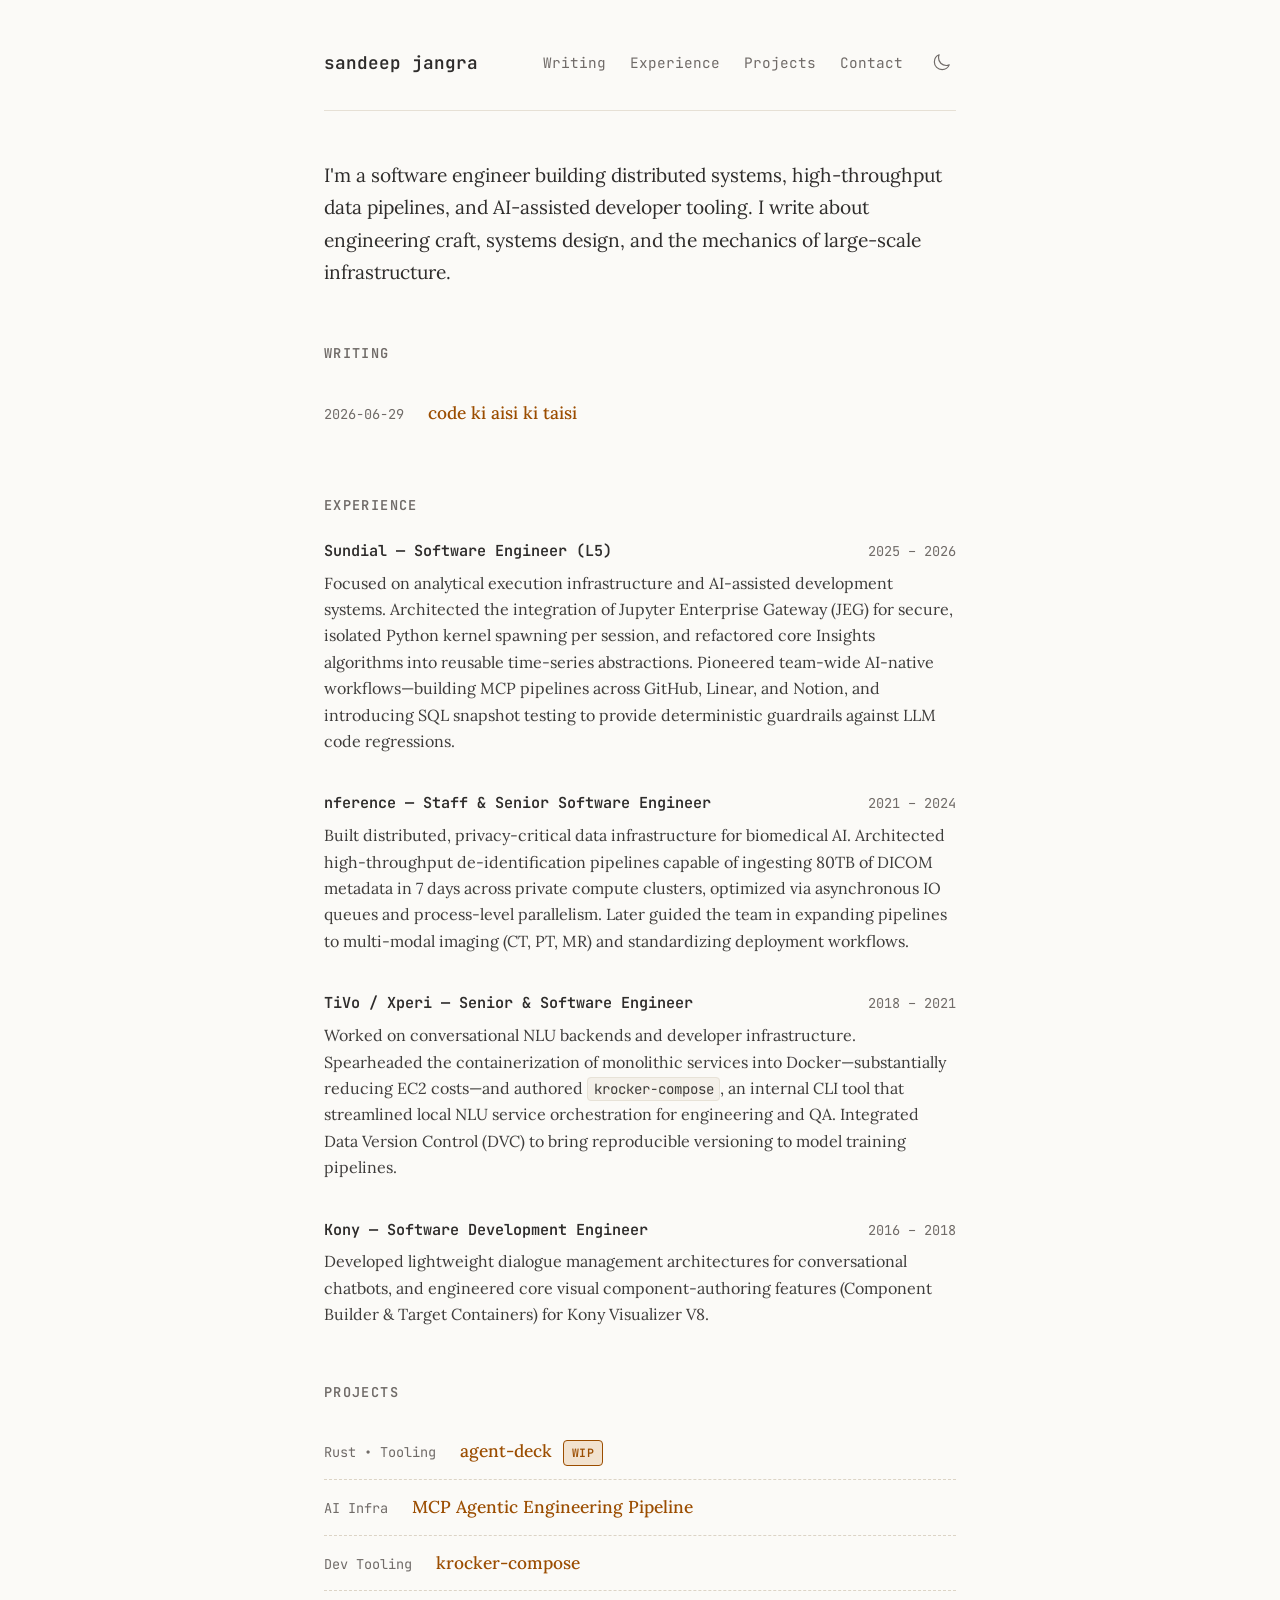
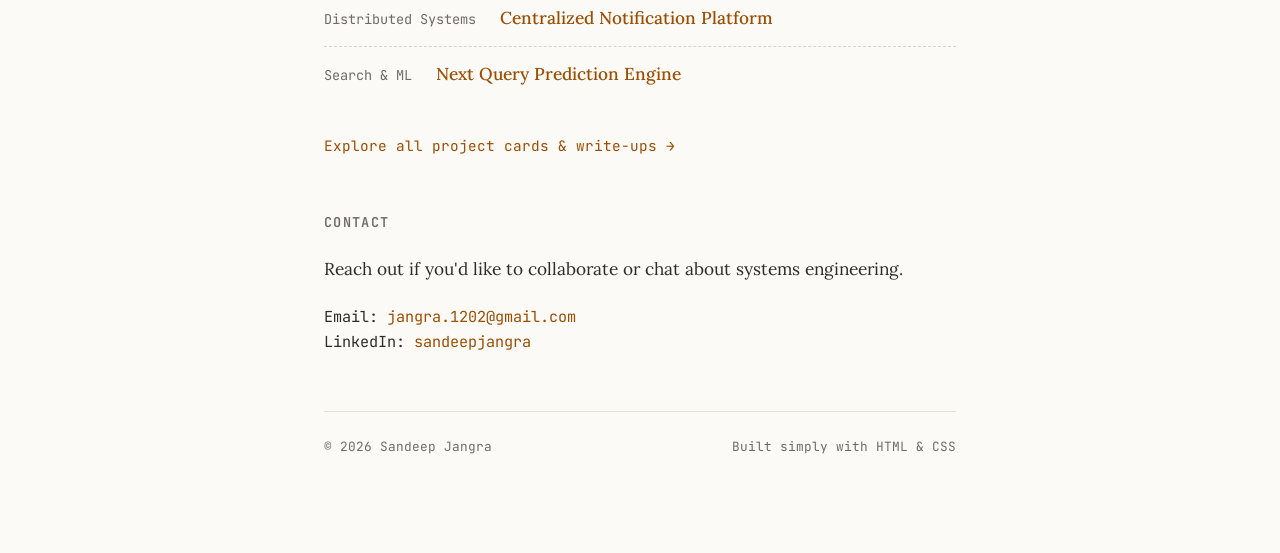
<file: index.html>
<!DOCTYPE html>
<html lang="en">
<head>
    <meta charset="UTF-8">
    <meta name="viewport" content="width=device-width, initial-scale=1.0">
    <title>Sandeep Jangra — Writing & Software</title>
    <meta name="description" content="Personal website and writing platform of Sandeep Jangra, a software engineer specialized in distributed systems.">
    
    <!-- Google Fonts -->
    <link rel="preconnect" href="https://fonts.googleapis.com">
    <link rel="preconnect" href="https://fonts.gstatic.com" crossorigin>
    <link href="https://fonts.googleapis.com/css2?family=JetBrains+Mono:ital,wght@0,400;0,500;0,600;0,700;1,400&family=Lora:ital,wght@0,400;0,500;0,600;0,700;1,400;1,500&display=swap" rel="stylesheet">

    <link rel="stylesheet" href="style.css">
    <!-- Inline script to prevent theme flashing on load -->
    <script>
        const savedTheme = localStorage.getItem('theme');
        const prefersDark = window.matchMedia('(prefers-color-scheme: dark)').matches;
        document.documentElement.setAttribute('data-theme', savedTheme || (prefersDark ? 'dark' : 'light'));
    </script>
</head>
<body>
    <div class="container">
        <header>
            <div class="logo">
                <a href="index.html">sandeep jangra</a>
            </div>
            <nav>
                <a href="#writing" class="nav-link">Writing</a>
                <a href="#experience" class="nav-link">Experience</a>
                <a href="projects.html" class="nav-link">Projects</a>
                <a href="#contact" class="nav-link">Contact</a>
                <button id="theme-toggle" class="theme-toggle" aria-label="Toggle dark mode">
                    <!-- Icon loaded via JS -->
                </button>
            </nav>
        </header>

        <main>
            <section class="intro">
                <p>
                    I'm a software engineer building distributed systems, high-throughput data pipelines, and AI-assisted developer tooling. 
                    I write about engineering craft, systems design, and the mechanics of large-scale infrastructure.
                </p>
            </section>

            <section id="writing" class="portfolio-section">
                <h2 class="section-title">Writing</h2>
                <ul class="post-list">
                    <li class="post-item">
                        <span class="post-meta">2026-06-29</span>
                        <span class="post-title">
                            <a href="posts/code-ki-aisi-ki-taisi.html" style="text-transform: lowercase;">code ki aisi ki taisi</a>
                        </span>
                    </li>
                </ul>
            </section>

            <section id="experience" class="portfolio-section">
                <div id="about"></div>
                <h2 class="section-title">Experience</h2>
                
                <div class="job-item">
                    <div class="job-title-row">
                        <span class="job-title">Sundial — Software Engineer (L5)</span>
                        <span class="job-date">2025 – 2026</span>
                    </div>
                    <div class="job-description">
                        Focused on analytical execution infrastructure and AI-assisted development systems. Architected the integration of Jupyter Enterprise Gateway (JEG) for secure, isolated Python kernel spawning per session, and refactored core Insights algorithms into reusable time-series abstractions. Pioneered team-wide AI-native workflows—building MCP pipelines across GitHub, Linear, and Notion, and introducing SQL snapshot testing to provide deterministic guardrails against LLM code regressions.
                    </div>
                </div>

                <div class="job-item">
                    <div class="job-title-row">
                        <span class="job-title">nference — Staff & Senior Software Engineer</span>
                        <span class="job-date">2021 – 2024</span>
                    </div>
                    <div class="job-description">
                        Built distributed, privacy-critical data infrastructure for biomedical AI. Architected high-throughput de-identification pipelines capable of ingesting 80TB of DICOM metadata in 7 days across private compute clusters, optimized via asynchronous IO queues and process-level parallelism. Later guided the team in expanding pipelines to multi-modal imaging (CT, PT, MR) and standardizing deployment workflows.
                    </div>
                </div>

                <div class="job-item">
                    <div class="job-title-row">
                        <span class="job-title">TiVo / Xperi — Senior & Software Engineer</span>
                        <span class="job-date">2018 – 2021</span>
                    </div>
                    <div class="job-description">
                        Worked on conversational NLU backends and developer infrastructure. Spearheaded the containerization of monolithic services into Docker—substantially reducing EC2 costs—and authored <code>krocker-compose</code>, an internal CLI tool that streamlined local NLU service orchestration for engineering and QA. Integrated Data Version Control (DVC) to bring reproducible versioning to model training pipelines.
                    </div>
                </div>

                <div class="job-item">
                    <div class="job-title-row">
                        <span class="job-title">Kony — Software Development Engineer</span>
                        <span class="job-date">2016 – 2018</span>
                    </div>
                    <div class="job-description">
                        Developed lightweight dialogue management architectures for conversational chatbots, and engineered core visual component-authoring features (Component Builder & Target Containers) for Kony Visualizer V8.
                    </div>
                </div>
            </section>

            <section id="projects" class="portfolio-section">
                <h2 class="section-title">Projects</h2>
                <ul class="post-list" style="margin-bottom: 2rem;">
                    <li class="post-item">
                        <span class="post-meta">Rust • Tooling</span>
                        <span class="post-title">
                            <a href="projects/agent-deck.html">agent-deck</a> <span class="badge badge-wip">WIP</span>
                        </span>
                    </li>
                    <li class="post-item">
                        <span class="post-meta">AI Infra</span>
                        <span class="post-title">
                            <a href="projects/mcp-agentic-pipeline.html">MCP Agentic Engineering Pipeline</a>
                        </span>
                    </li>
                    <li class="post-item">
                        <span class="post-meta">Dev Tooling</span>
                        <span class="post-title">
                            <a href="projects/krocker-compose.html">krocker-compose</a>
                        </span>
                    </li>
                    <li class="post-item">
                        <span class="post-meta">Distributed Systems</span>
                        <span class="post-title">
                            <a href="projects/centralized-notification-platform.html">Centralized Notification Platform</a>
                        </span>
                    </li>
                    <li class="post-item">
                        <span class="post-meta">Search & ML</span>
                        <span class="post-title">
                            <a href="projects/next-query-prediction.html">Next Query Prediction Engine</a>
                        </span>
                    </li>
                </ul>
                <p style="font-family: 'JetBrains Mono', monospace; font-size: 0.9rem;">
                    <a href="projects.html">Explore all project cards & write-ups →</a>
                </p>
            </section>

            <section id="contact" class="portfolio-section">
                <h2 class="section-title">Contact</h2>
                <p>
                    Reach out if you'd like to collaborate or chat about systems engineering.
                </p>
                <p style="font-family: 'JetBrains Mono', monospace; font-size: 0.95rem;">
                    Email: <a href="mailto:jangra.1202@gmail.com">jangra.1202@gmail.com</a><br>
                    LinkedIn: <a href="https://www.linkedin.com/in/sandeepjangra" target="_blank" rel="noopener noreferrer">sandeepjangra</a>
                </p>
            </section>
        </main>

        <footer>
            <span>© 2026 Sandeep Jangra</span>
            <span>Built simply with HTML & CSS</span>
        </footer>
    </div>

    <script src="index.js"></script>
</body>
</html>
</file>
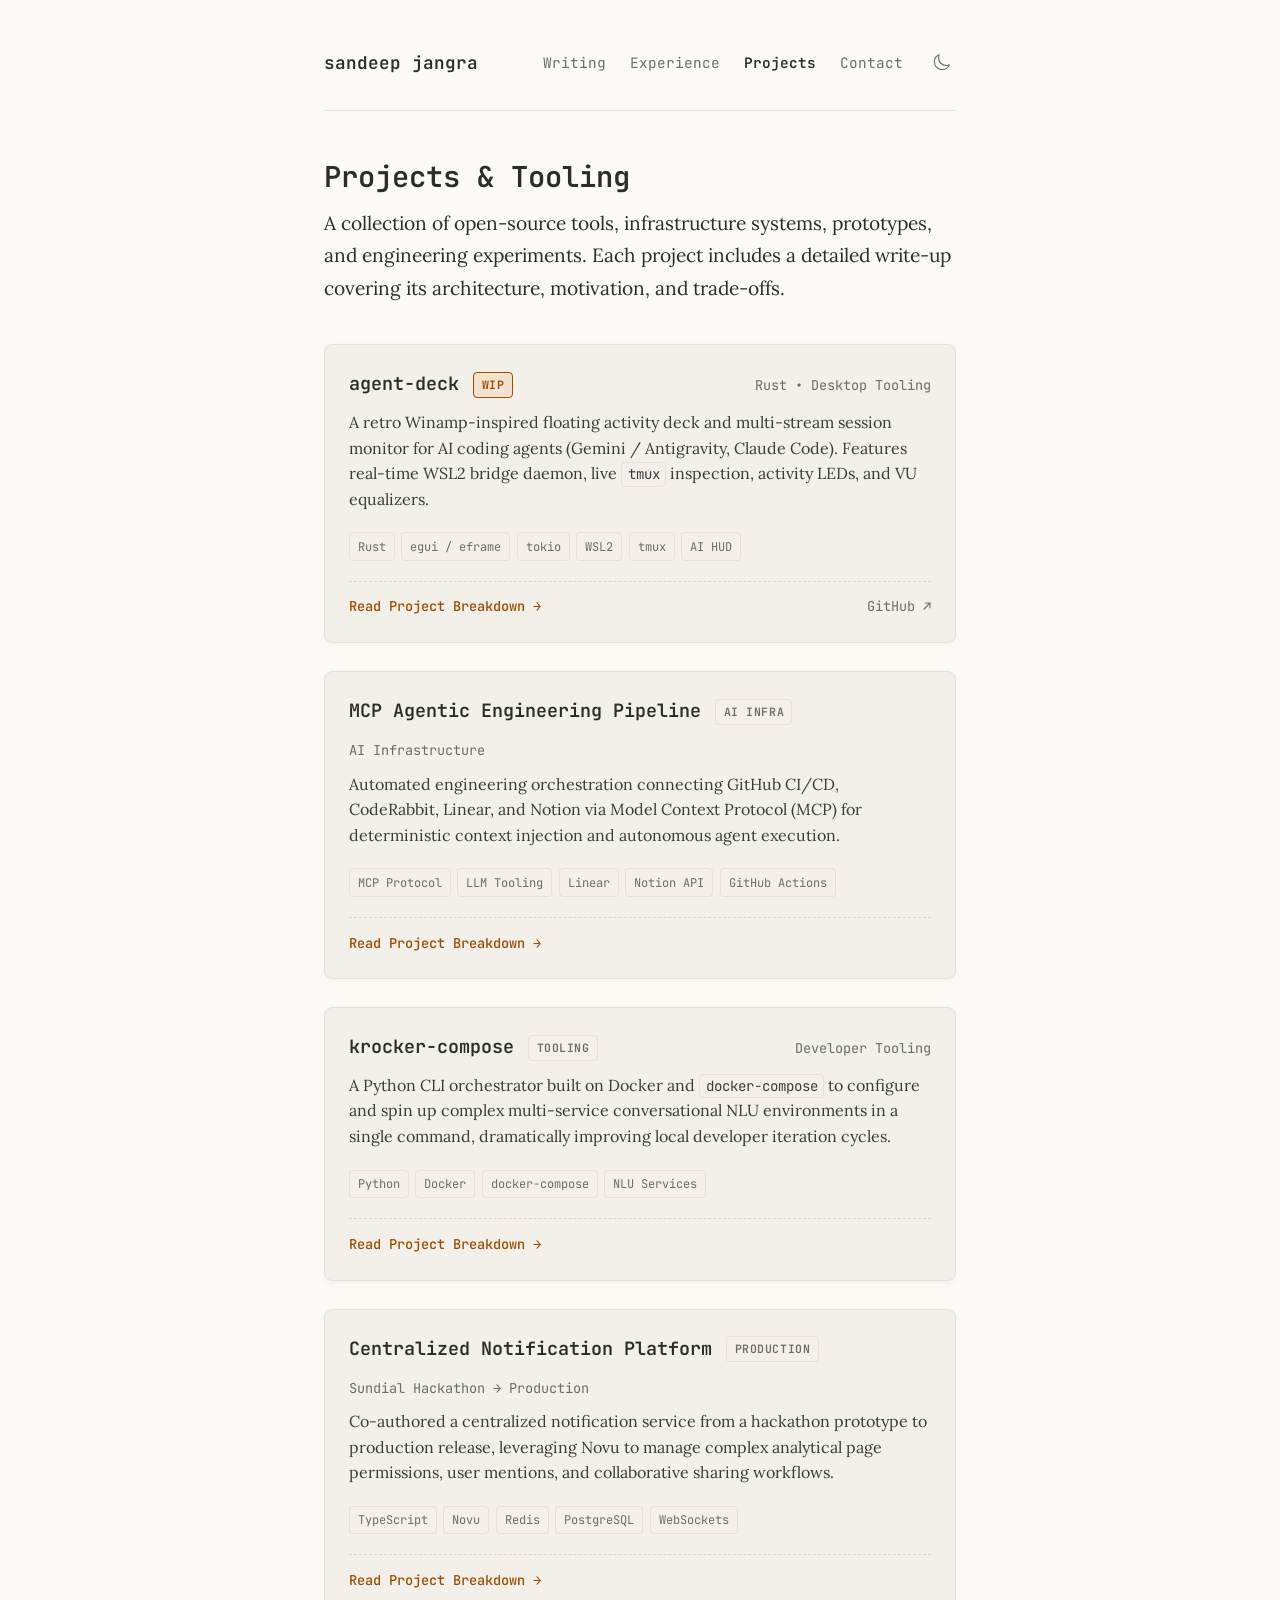
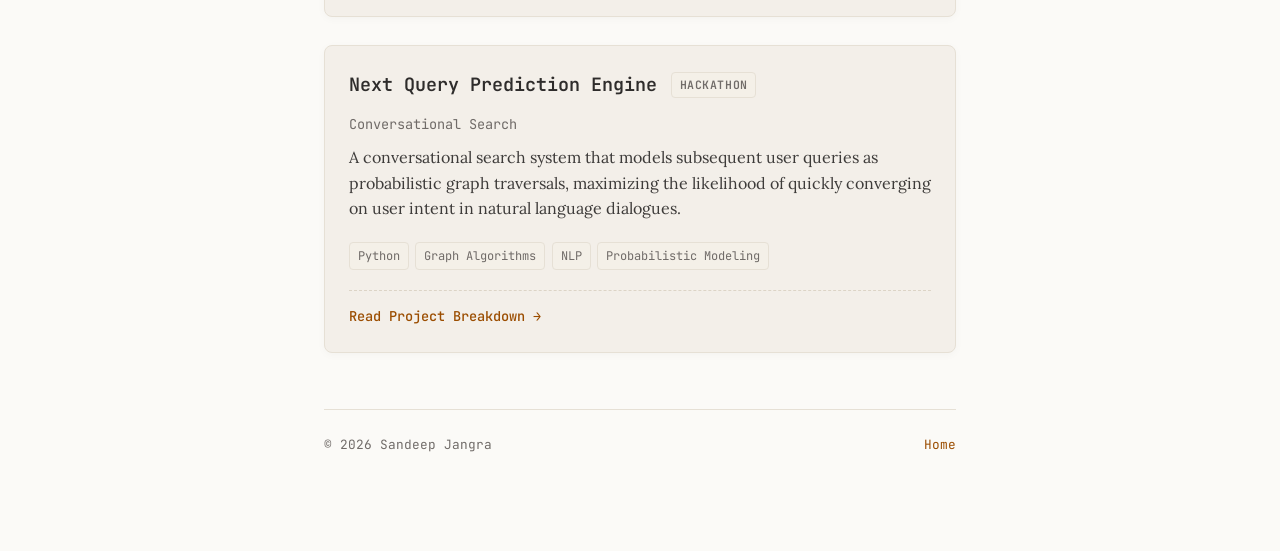
<file: projects.html>
<!DOCTYPE html>
<html lang="en">
<head>
    <meta charset="UTF-8">
    <meta name="viewport" content="width=device-width, initial-scale=1.0">
    <title>Projects & Tooling — Sandeep Jangra</title>
    <meta name="description" content="Projects, developer tooling, and distributed systems experiments by Sandeep Jangra.">
    
    <!-- Google Fonts -->
    <link rel="preconnect" href="https://fonts.googleapis.com">
    <link rel="preconnect" href="https://fonts.gstatic.com" crossorigin>
    <link href="https://fonts.googleapis.com/css2?family=JetBrains+Mono:ital,wght@0,400;0,500;0,600;0,700;1,400&family=Lora:ital,wght@0,400;0,500;0,600;0,700;1,400;1,500&display=swap" rel="stylesheet">

    <link rel="stylesheet" href="style.css">
    <!-- Inline script to prevent theme flashing on load -->
    <script>
        const savedTheme = localStorage.getItem('theme');
        const prefersDark = window.matchMedia('(prefers-color-scheme: dark)').matches;
        document.documentElement.setAttribute('data-theme', savedTheme || (prefersDark ? 'dark' : 'light'));
    </script>
</head>
<body>
    <div class="container">
        <header>
            <div class="logo">
                <a href="index.html">sandeep jangra</a>
            </div>
            <nav>
                <a href="index.html#writing" class="nav-link">Writing</a>
                <a href="index.html#experience" class="nav-link">Experience</a>
                <a href="projects.html" class="nav-link active">Projects</a>
                <a href="index.html#contact" class="nav-link">Contact</a>
                <button id="theme-toggle" class="theme-toggle" aria-label="Toggle dark mode">
                    <!-- Icon loaded via JS -->
                </button>
            </nav>
        </header>

        <main>
            <section class="intro" style="margin-bottom: 2.5rem;">
                <h1 style="font-size: 1.8rem; margin-top: 0; margin-bottom: 0.75rem;">Projects & Tooling</h1>
                <p>
                    A collection of open-source tools, infrastructure systems, prototypes, and engineering experiments. Each project includes a detailed write-up covering its architecture, motivation, and trade-offs.
                </p>
            </section>

            <div class="project-grid">
                <!-- agent-deck -->
                <div class="project-card">
                    <div class="project-card-header">
                        <div class="project-card-title">
                            <a href="projects/agent-deck.html">agent-deck</a>
                            <span class="badge badge-wip">WIP</span>
                        </div>
                        <span class="project-card-date">Rust • Desktop Tooling</span>
                    </div>
                    <div class="project-card-desc">
                        A retro Winamp-inspired floating activity deck and multi-stream session monitor for AI coding agents (Gemini / Antigravity, Claude Code). Features real-time WSL2 bridge daemon, live <code>tmux</code> inspection, activity LEDs, and VU equalizers.
                    </div>
                    <div class="project-card-tags">
                        <span class="project-tag">Rust</span>
                        <span class="project-tag">egui / eframe</span>
                        <span class="project-tag">tokio</span>
                        <span class="project-tag">WSL2</span>
                        <span class="project-tag">tmux</span>
                        <span class="project-tag">AI HUD</span>
                    </div>
                    <div class="project-card-actions">
                        <a href="projects/agent-deck.html" class="project-card-link-primary">Read Project Breakdown →</a>
                        <a href="https://github.com/mojozinc/agent-deck" target="_blank" rel="noopener noreferrer" class="project-card-link-ext">GitHub ↗</a>
                    </div>
                </div>

                <!-- MCP Agentic Engineering Pipeline -->
                <div class="project-card">
                    <div class="project-card-header">
                        <div class="project-card-title">
                            <a href="projects/mcp-agentic-pipeline.html">MCP Agentic Engineering Pipeline</a>
                            <span class="badge badge-tag">AI Infra</span>
                        </div>
                        <span class="project-card-date">AI Infrastructure</span>
                    </div>
                    <div class="project-card-desc">
                        Automated engineering orchestration connecting GitHub CI/CD, CodeRabbit, Linear, and Notion via Model Context Protocol (MCP) for deterministic context injection and autonomous agent execution.
                    </div>
                    <div class="project-card-tags">
                        <span class="project-tag">MCP Protocol</span>
                        <span class="project-tag">LLM Tooling</span>
                        <span class="project-tag">Linear</span>
                        <span class="project-tag">Notion API</span>
                        <span class="project-tag">GitHub Actions</span>
                    </div>
                    <div class="project-card-actions">
                        <a href="projects/mcp-agentic-pipeline.html" class="project-card-link-primary">Read Project Breakdown →</a>
                    </div>
                </div>

                <!-- krocker-compose -->
                <div class="project-card">
                    <div class="project-card-header">
                        <div class="project-card-title">
                            <a href="projects/krocker-compose.html">krocker-compose</a>
                            <span class="badge badge-tag">Tooling</span>
                        </div>
                        <span class="project-card-date">Developer Tooling</span>
                    </div>
                    <div class="project-card-desc">
                        A Python CLI orchestrator built on Docker and <code>docker-compose</code> to configure and spin up complex multi-service conversational NLU environments in a single command, dramatically improving local developer iteration cycles.
                    </div>
                    <div class="project-card-tags">
                        <span class="project-tag">Python</span>
                        <span class="project-tag">Docker</span>
                        <span class="project-tag">docker-compose</span>
                        <span class="project-tag">NLU Services</span>
                    </div>
                    <div class="project-card-actions">
                        <a href="projects/krocker-compose.html" class="project-card-link-primary">Read Project Breakdown →</a>
                    </div>
                </div>

                <!-- Centralized Notification Platform -->
                <div class="project-card">
                    <div class="project-card-header">
                        <div class="project-card-title">
                            <a href="projects/centralized-notification-platform.html">Centralized Notification Platform</a>
                            <span class="badge badge-tag">Production</span>
                        </div>
                        <span class="project-card-date">Sundial Hackathon → Production</span>
                    </div>
                    <div class="project-card-desc">
                        Co-authored a centralized notification service from a hackathon prototype to production release, leveraging Novu to manage complex analytical page permissions, user mentions, and collaborative sharing workflows.
                    </div>
                    <div class="project-card-tags">
                        <span class="project-tag">TypeScript</span>
                        <span class="project-tag">Novu</span>
                        <span class="project-tag">Redis</span>
                        <span class="project-tag">PostgreSQL</span>
                        <span class="project-tag">WebSockets</span>
                    </div>
                    <div class="project-card-actions">
                        <a href="projects/centralized-notification-platform.html" class="project-card-link-primary">Read Project Breakdown →</a>
                    </div>
                </div>

                <!-- Next Query Prediction Engine -->
                <div class="project-card">
                    <div class="project-card-header">
                        <div class="project-card-title">
                            <a href="projects/next-query-prediction.html">Next Query Prediction Engine</a>
                            <span class="badge badge-tag">Hackathon</span>
                        </div>
                        <span class="project-card-date">Conversational Search</span>
                    </div>
                    <div class="project-card-desc">
                        A conversational search system that models subsequent user queries as probabilistic graph traversals, maximizing the likelihood of quickly converging on user intent in natural language dialogues.
                    </div>
                    <div class="project-card-tags">
                        <span class="project-tag">Python</span>
                        <span class="project-tag">Graph Algorithms</span>
                        <span class="project-tag">NLP</span>
                        <span class="project-tag">Probabilistic Modeling</span>
                    </div>
                    <div class="project-card-actions">
                        <a href="projects/next-query-prediction.html" class="project-card-link-primary">Read Project Breakdown →</a>
                    </div>
                </div>
            </div>
        </main>

        <footer>
            <span>© 2026 Sandeep Jangra</span>
            <span><a href="index.html">Home</a></span>
        </footer>
    </div>

    <script src="index.js"></script>
</body>
</html>
</file>
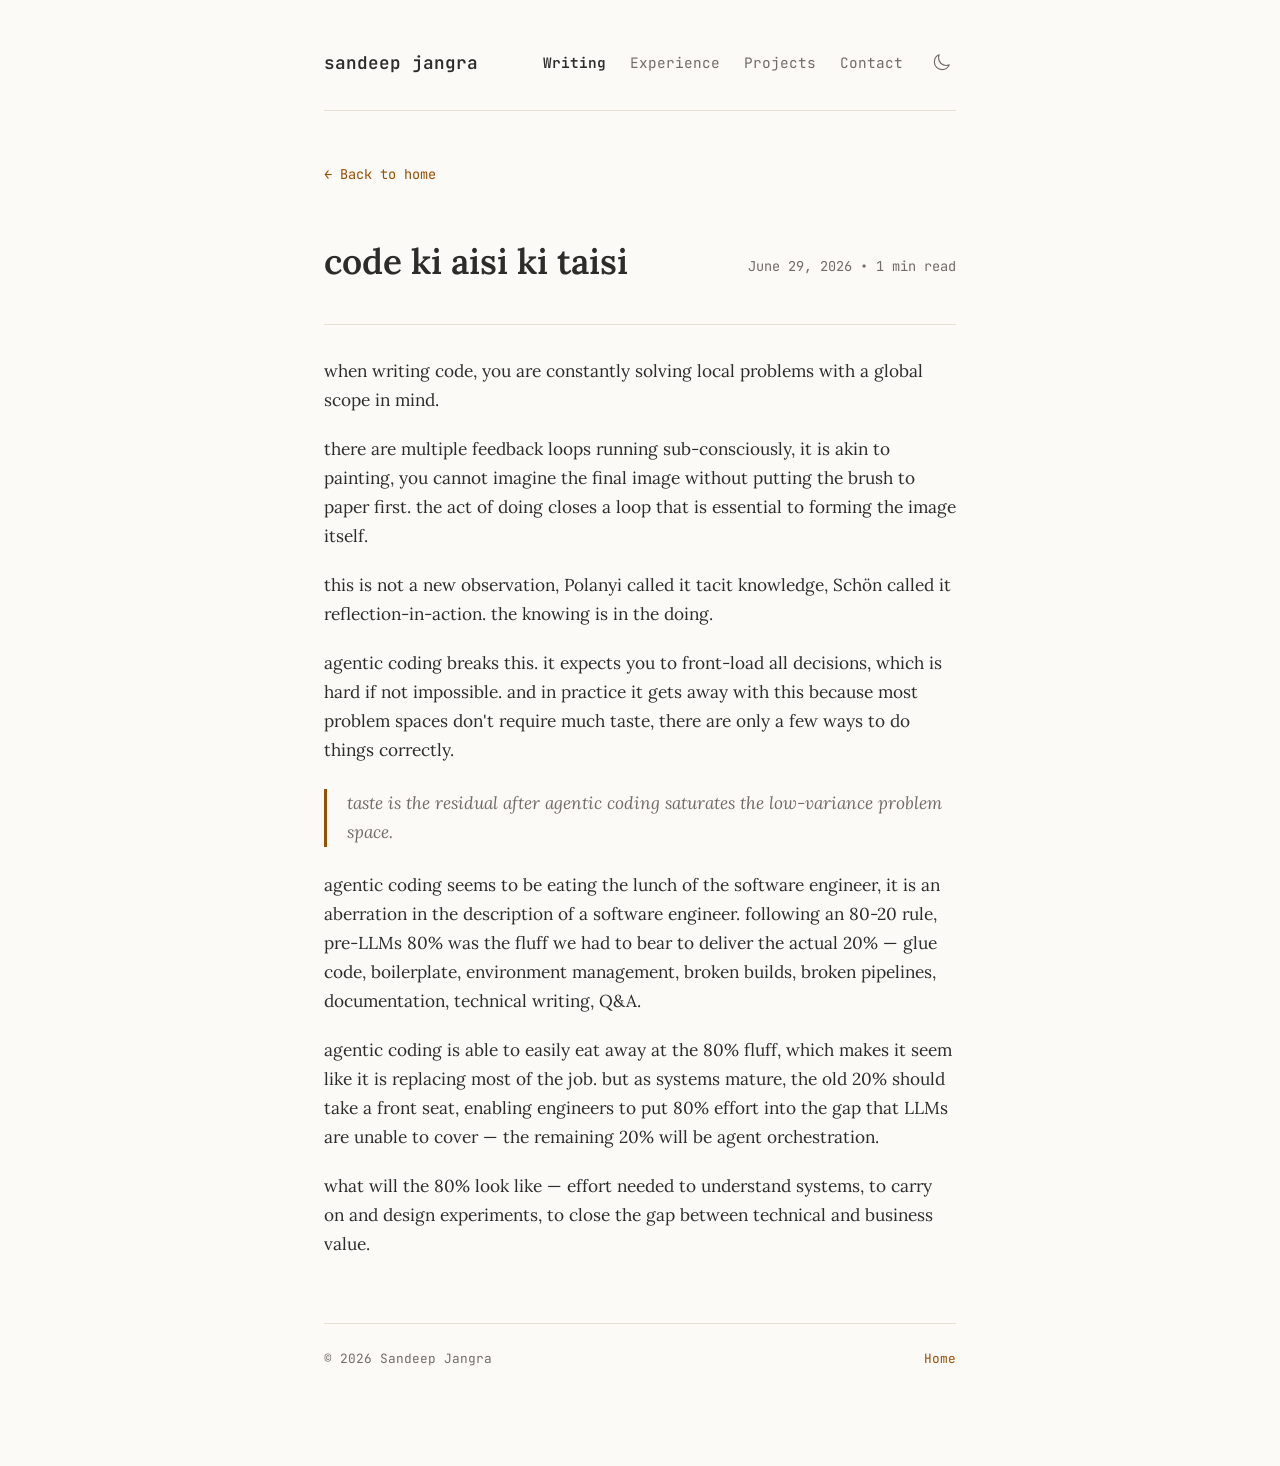
<file: posts/code-ki-aisi-ki-taisi.html>
<!DOCTYPE html>
<html lang="en">
<head>
    <meta charset="UTF-8">
    <meta name="viewport" content="width=device-width, initial-scale=1.0">
    <title>code ki aisi ki taisi — Sandeep Jangra</title>
    <meta name="description" content="On agentic coding, tacit knowledge, and the shifting 80-20 rule of software engineering.">
    
    <!-- Google Fonts -->
    <link rel="preconnect" href="https://fonts.googleapis.com">
    <link rel="preconnect" href="https://fonts.gstatic.com" crossorigin>
    <link href="https://fonts.googleapis.com/css2?family=JetBrains+Mono:ital,wght@0,400;0,500;0,600;0,700;1,400&family=Lora:ital,wght@0,400;0,500;0,600;0,700;1,400;1,500&display=swap" rel="stylesheet">

    <link rel="stylesheet" href="../style.css">
    <!-- Inline script to prevent theme flashing on load -->
    <script>
        const savedTheme = localStorage.getItem('theme');
        const prefersDark = window.matchMedia('(prefers-color-scheme: dark)').matches;
        document.documentElement.setAttribute('data-theme', savedTheme || (prefersDark ? 'dark' : 'light'));
    </script>
</head>
<body>
    <div class="container">
        <header>
            <div class="logo">
                <a href="../index.html">sandeep jangra</a>
            </div>
            <nav>
                <a href="../index.html#writing" class="nav-link active">Writing</a>
                <a href="../index.html#experience" class="nav-link">Experience</a>
                <a href="../projects.html" class="nav-link">Projects</a>
                <a href="../index.html#contact" class="nav-link">Contact</a>
                <button id="theme-toggle" class="theme-toggle" aria-label="Toggle dark mode">
                    <!-- Icon loaded via JS -->
                </button>
            </nav>
        </header>

        <main>
            <a href="../index.html" class="article-back">← Back to home</a>
            
            <article>
                <header class="article-header">
                    <h1 class="article-title" style="text-transform: lowercase;">code ki aisi ki taisi</h1>
                    <div class="article-meta">June 29, 2026 • 1 min read</div>
                </header>

                <p>
                    when writing code, you are constantly solving local problems with a global scope in mind.
                </p>

                <p>
                    there are multiple feedback loops running sub-consciously, it is akin to painting, you cannot imagine the final image without putting the brush to paper first. the act of doing closes a loop that is essential to forming the image itself.
                </p>

                <p>
                    this is not a new observation, Polanyi called it tacit knowledge, Schön called it reflection-in-action. the knowing is in the doing.
                </p>

                <p>
                    agentic coding breaks this. it expects you to front-load all decisions, which is hard if not impossible. and in practice it gets away with this because most problem spaces don't require much taste, there are only a few ways to do things correctly.
                </p>

                <blockquote>
                    taste is the residual after agentic coding saturates the low-variance problem space.
                </blockquote>

                <p>
                    agentic coding seems to be eating the lunch of the software engineer, it is an aberration in the description of a software engineer. following an 80-20 rule, pre-LLMs 80% was the fluff we had to bear to deliver the actual 20% — glue code, boilerplate, environment management, broken builds, broken pipelines, documentation, technical writing, Q&A.
                </p>

                <p>
                    agentic coding is able to easily eat away at the 80% fluff, which makes it seem like it is replacing most of the job. but as systems mature, the old 20% should take a front seat, enabling engineers to put 80% effort into the gap that LLMs are unable to cover — the remaining 20% will be agent orchestration.
                </p>

                <p>
                    what will the 80% look like — effort needed to understand systems, to carry on and design experiments, to close the gap between technical and business value.
                </p>
            </article>
        </main>

        <footer>
            <span>© 2026 Sandeep Jangra</span>
            <span><a href="../index.html">Home</a></span>
        </footer>
    </div>

    <script src="../index.js"></script>
</body>
</html>
</file>
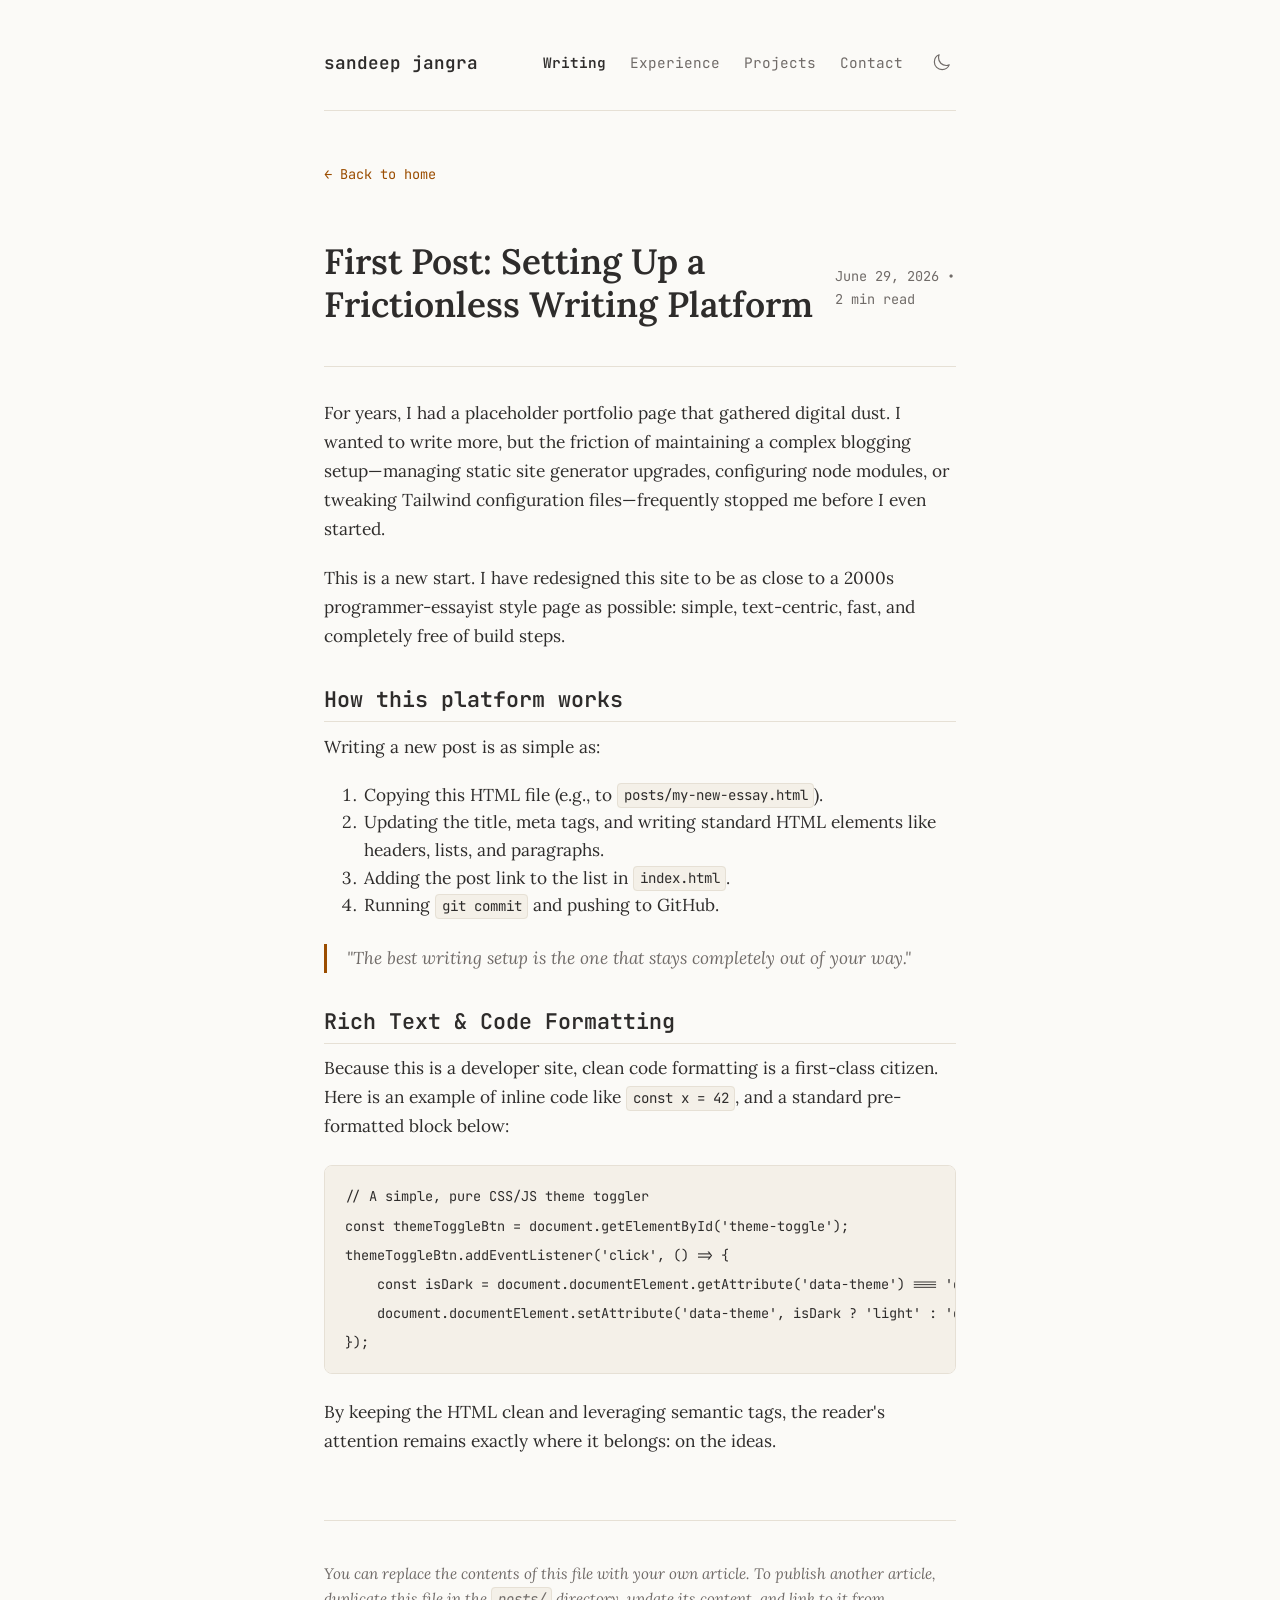
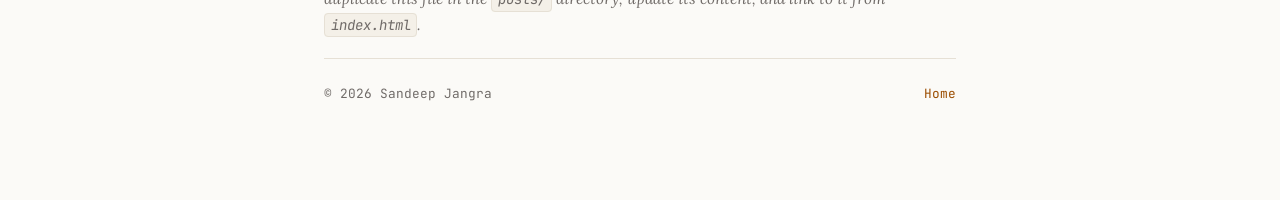
<file: posts/my-first-post.html>
<!DOCTYPE html>
<html lang="en">
<head>
    <meta charset="UTF-8">
    <meta name="viewport" content="width=device-width, initial-scale=1.0">
    <title>First Post: Setting Up a Frictionless Writing Platform — Sandeep Jangra</title>
    <meta name="description" content="A brief summary of what this essay is about.">
    
    <!-- Google Fonts -->
    <link rel="preconnect" href="https://fonts.googleapis.com">
    <link rel="preconnect" href="https://fonts.gstatic.com" crossorigin>
    <link href="https://fonts.googleapis.com/css2?family=JetBrains+Mono:ital,wght@0,400;0,500;0,600;0,700;1,400&family=Lora:ital,wght@0,400;0,500;0,600;0,700;1,400;1,500&display=swap" rel="stylesheet">

    <link rel="stylesheet" href="../style.css">
    <!-- Inline script to prevent theme flashing on load -->
    <script>
        const savedTheme = localStorage.getItem('theme');
        const prefersDark = window.matchMedia('(prefers-color-scheme: dark)').matches;
        document.documentElement.setAttribute('data-theme', savedTheme || (prefersDark ? 'dark' : 'light'));
    </script>
</head>
<body>
    <div class="container">
        <header>
            <div class="logo">
                <a href="../index.html">sandeep jangra</a>
            </div>
            <nav>
                <a href="../index.html#writing" class="nav-link active">Writing</a>
                <a href="../index.html#experience" class="nav-link">Experience</a>
                <a href="../projects.html" class="nav-link">Projects</a>
                <a href="../index.html#contact" class="nav-link">Contact</a>
                <button id="theme-toggle" class="theme-toggle" aria-label="Toggle dark mode">
                    <!-- Icon loaded via JS -->
                </button>
            </nav>
        </header>

        <main>
            <a href="../index.html" class="article-back">← Back to home</a>
            
            <article>
                <header class="article-header">
                    <h1 class="article-title">First Post: Setting Up a Frictionless Writing Platform</h1>
                    <div class="article-meta">June 29, 2026 • 2 min read</div>
                </header>

                <p>
                    For years, I had a placeholder portfolio page that gathered digital dust. 
                    I wanted to write more, but the friction of maintaining a complex blogging setup—managing static site generator upgrades, configuring node modules, or tweaking Tailwind configuration files—frequently stopped me before I even started.
                </p>

                <p>
                    This is a new start. I have redesigned this site to be as close to a 2000s programmer-essayist style page as possible: simple, text-centric, fast, and completely free of build steps.
                </p>

                <h2>How this platform works</h2>
                <p>
                    Writing a new post is as simple as:
                </p>
                <ol style="line-height: 1.6; margin-bottom: 1.5rem;">
                    <li>Copying this HTML file (e.g., to <code>posts/my-new-essay.html</code>).</li>
                    <li>Updating the title, meta tags, and writing standard HTML elements like headers, lists, and paragraphs.</li>
                    <li>Adding the post link to the list in <code>index.html</code>.</li>
                    <li>Running <code>git commit</code> and pushing to GitHub.</li>
                </ol>

                <blockquote>
                    "The best writing setup is the one that stays completely out of your way."
                </blockquote>

                <h2>Rich Text & Code Formatting</h2>
                <p>
                    Because this is a developer site, clean code formatting is a first-class citizen. Here is an example of inline code like <code>const x = 42</code>, and a standard pre-formatted block below:
                </p>

<pre><code>// A simple, pure CSS/JS theme toggler
const themeToggleBtn = document.getElementById('theme-toggle');
themeToggleBtn.addEventListener('click', () => {
    const isDark = document.documentElement.getAttribute('data-theme') === 'dark';
    document.documentElement.setAttribute('data-theme', isDark ? 'light' : 'dark');
});</code></pre>

                <p>
                    By keeping the HTML clean and leveraging semantic tags, the reader's attention remains exactly where it belongs: on the ideas.
                </p>
            </article>

            <hr>
            
            <p style="font-size: 0.95rem; font-style: italic; color: var(--text-muted);">
                You can replace the contents of this file with your own article. To publish another article, duplicate this file in the <code>posts/</code> directory, update its content, and link to it from <code>index.html</code>.
            </p>
        </main>

        <footer>
            <span>© 2026 Sandeep Jangra</span>
            <span><a href="../index.html">Home</a></span>
        </footer>
    </div>

    <script src="../index.js"></script>
</body>
</html>
</file>
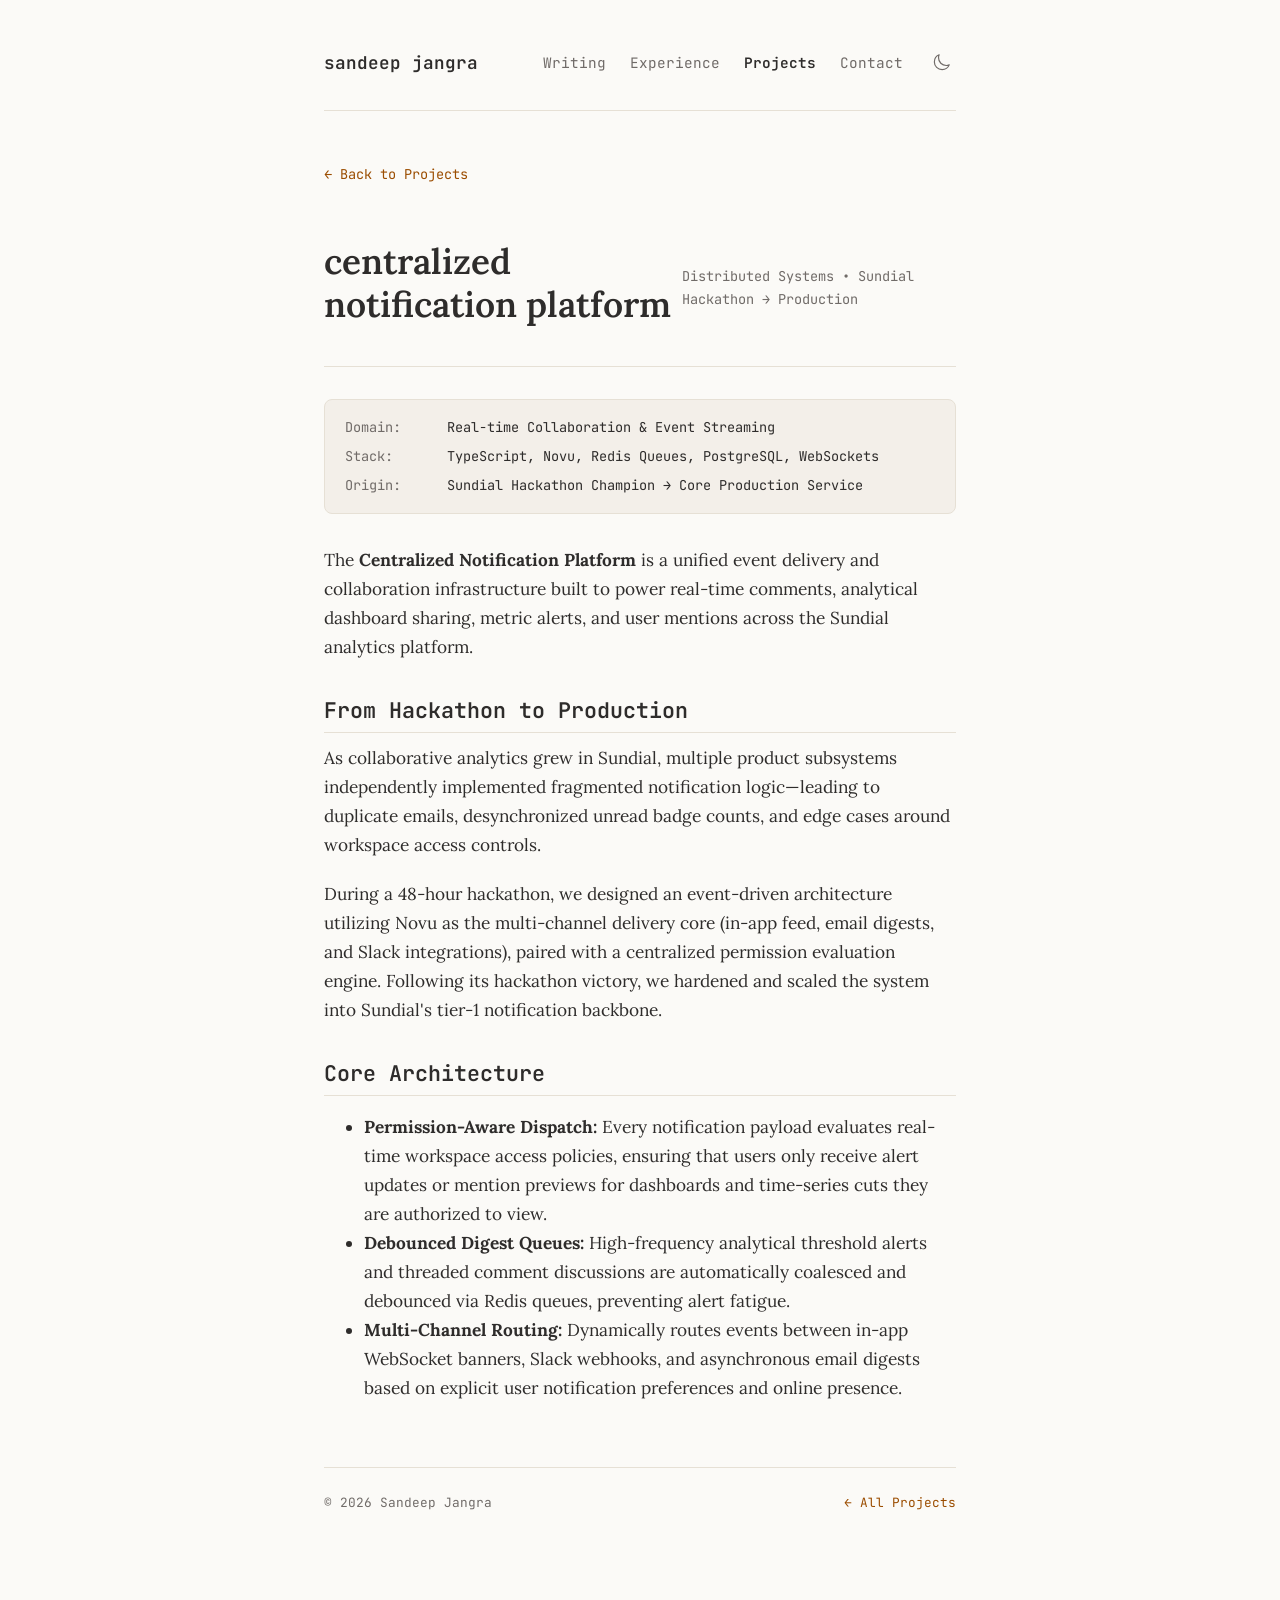
<file: projects/centralized-notification-platform.html>
<!DOCTYPE html>
<html lang="en">
<head>
    <meta charset="UTF-8">
    <meta name="viewport" content="width=device-width, initial-scale=1.0">
    <title>Centralized Notification Platform — Sandeep Jangra</title>
    <meta name="description" content="A collaborative notification infrastructure managing permissions, mentions, and delivery channels.">
    
    <!-- Google Fonts -->
    <link rel="preconnect" href="https://fonts.googleapis.com">
    <link rel="preconnect" href="https://fonts.gstatic.com" crossorigin>
    <link href="https://fonts.googleapis.com/css2?family=JetBrains+Mono:ital,wght@0,400;0,500;0,600;0,700;1,400&family=Lora:ital,wght@0,400;0,500;0,600;0,700;1,400;1,500&display=swap" rel="stylesheet">

    <link rel="stylesheet" href="../style.css">
    <!-- Inline script to prevent theme flashing on load -->
    <script>
        const savedTheme = localStorage.getItem('theme');
        const prefersDark = window.matchMedia('(prefers-color-scheme: dark)').matches;
        document.documentElement.setAttribute('data-theme', savedTheme || (prefersDark ? 'dark' : 'light'));
    </script>
</head>
<body>
    <div class="container">
        <header>
            <div class="logo">
                <a href="../index.html">sandeep jangra</a>
            </div>
            <nav>
                <a href="../index.html#writing" class="nav-link">Writing</a>
                <a href="../index.html#experience" class="nav-link">Experience</a>
                <a href="../projects.html" class="nav-link active">Projects</a>
                <a href="../index.html#contact" class="nav-link">Contact</a>
                <button id="theme-toggle" class="theme-toggle" aria-label="Toggle dark mode">
                    <!-- Icon loaded via JS -->
                </button>
            </nav>
        </header>

        <main>
            <a href="../projects.html" class="article-back">← Back to Projects</a>
            
            <article>
                <header class="article-header">
                    <h1 class="article-title" style="text-transform: lowercase;">centralized notification platform</h1>
                    <div class="article-meta">Distributed Systems • Sundial Hackathon → Production</div>
                </header>

                <div class="project-meta-box">
                    <div class="project-meta-row">
                        <span class="project-meta-label">Domain:</span>
                        <span class="project-meta-val">Real-time Collaboration & Event Streaming</span>
                    </div>
                    <div class="project-meta-row">
                        <span class="project-meta-label">Stack:</span>
                        <span class="project-meta-val">TypeScript, Novu, Redis Queues, PostgreSQL, WebSockets</span>
                    </div>
                    <div class="project-meta-row">
                        <span class="project-meta-label">Origin:</span>
                        <span class="project-meta-val">Sundial Hackathon Champion → Core Production Service</span>
                    </div>
                </div>

                <p>
                    The <strong>Centralized Notification Platform</strong> is a unified event delivery and collaboration infrastructure built to power real-time comments, analytical dashboard sharing, metric alerts, and user mentions across the Sundial analytics platform.
                </p>

                <h2>From Hackathon to Production</h2>
                <p>
                    As collaborative analytics grew in Sundial, multiple product subsystems independently implemented fragmented notification logic—leading to duplicate emails, desynchronized unread badge counts, and edge cases around workspace access controls.
                </p>
                <p>
                    During a 48-hour hackathon, we designed an event-driven architecture utilizing Novu as the multi-channel delivery core (in-app feed, email digests, and Slack integrations), paired with a centralized permission evaluation engine. Following its hackathon victory, we hardened and scaled the system into Sundial's tier-1 notification backbone.
                </p>

                <h2>Core Architecture</h2>
                <ul>
                    <li>
                        <strong>Permission-Aware Dispatch:</strong> Every notification payload evaluates real-time workspace access policies, ensuring that users only receive alert updates or mention previews for dashboards and time-series cuts they are authorized to view.
                    </li>
                    <li>
                        <strong>Debounced Digest Queues:</strong> High-frequency analytical threshold alerts and threaded comment discussions are automatically coalesced and debounced via Redis queues, preventing alert fatigue.
                    </li>
                    <li>
                        <strong>Multi-Channel Routing:</strong> Dynamically routes events between in-app WebSocket banners, Slack webhooks, and asynchronous email digests based on explicit user notification preferences and online presence.
                    </li>
                </ul>
            </article>
        </main>

        <footer>
            <span>© 2026 Sandeep Jangra</span>
            <span><a href="../projects.html">← All Projects</a></span>
        </footer>
    </div>

    <script src="../index.js"></script>
</body>
</html>
</file>
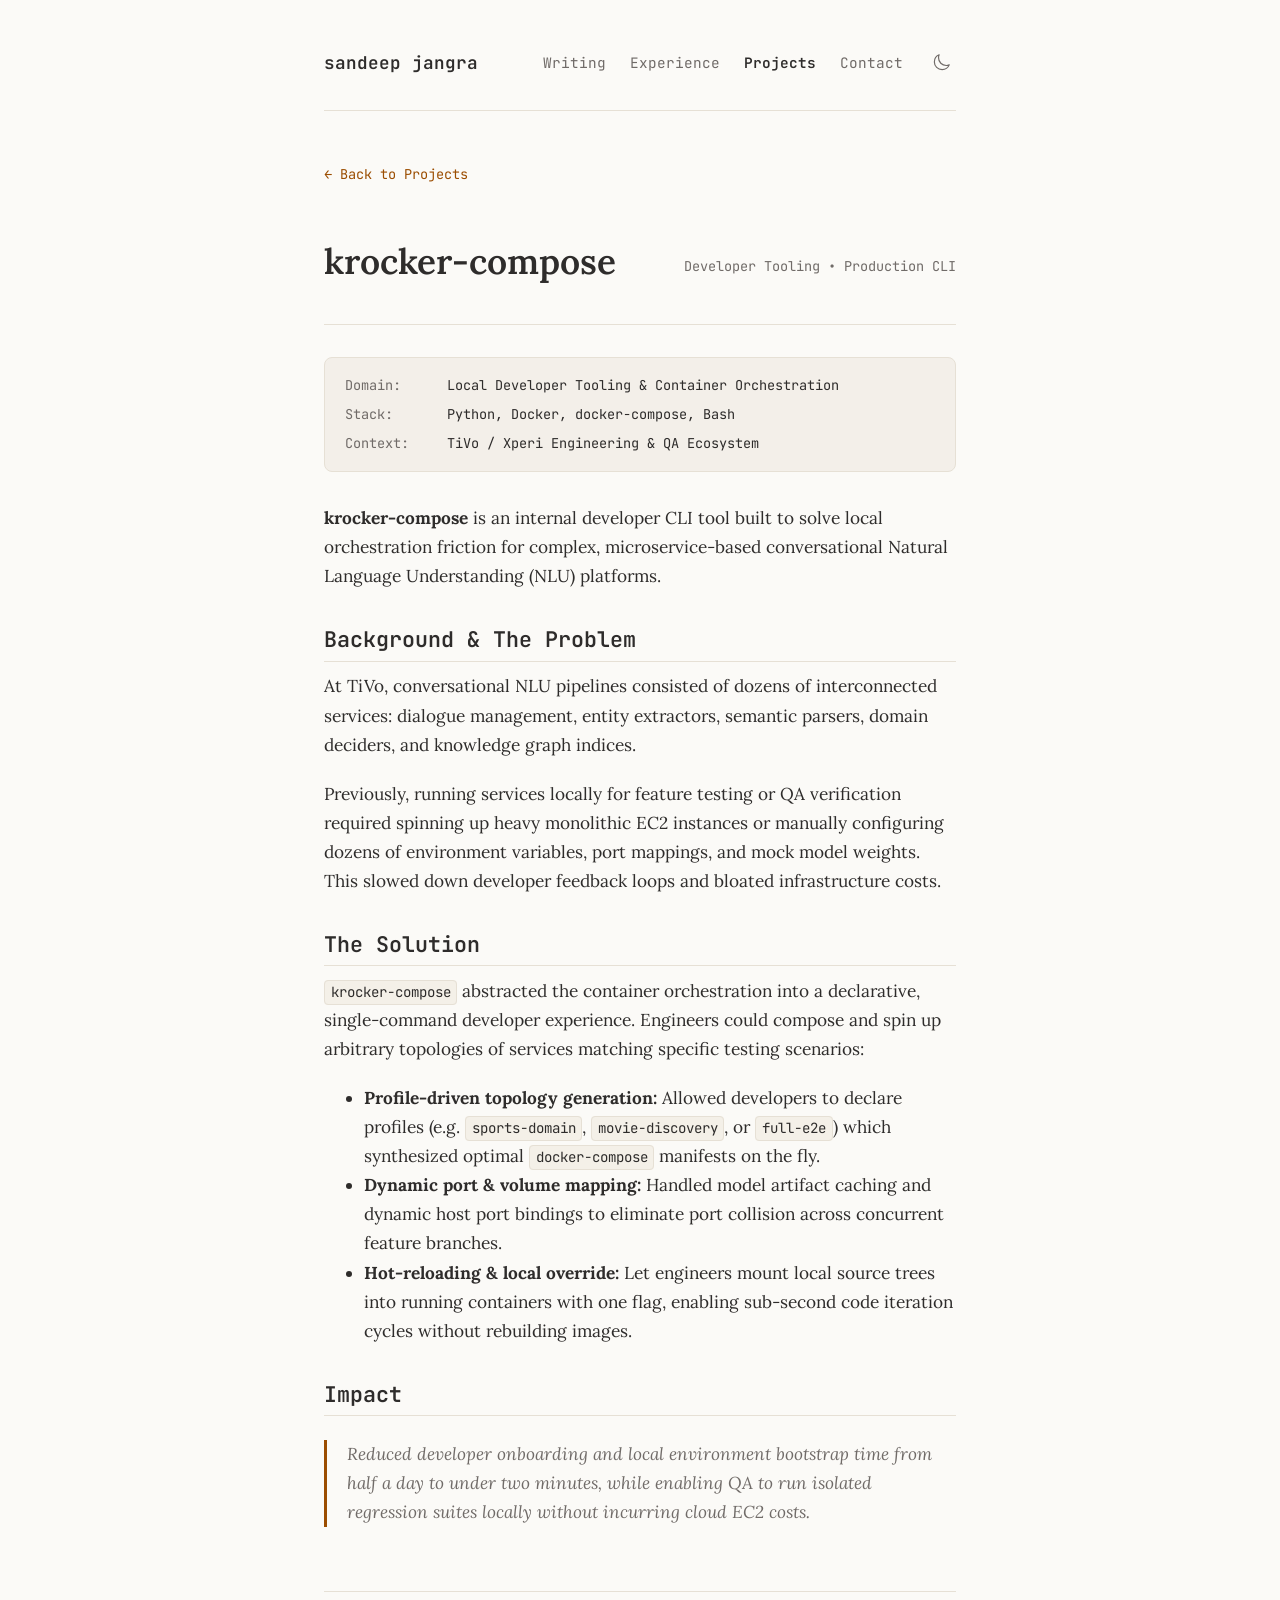
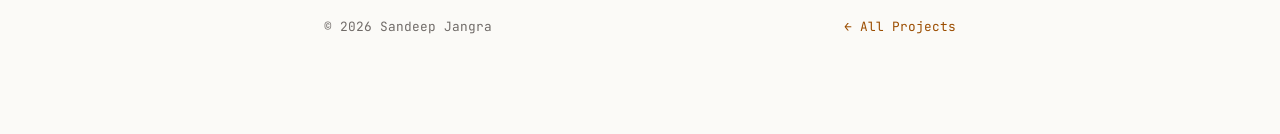
<file: projects/krocker-compose.html>
<!DOCTYPE html>
<html lang="en">
<head>
    <meta charset="UTF-8">
    <meta name="viewport" content="width=device-width, initial-scale=1.0">
    <title>krocker-compose — Sandeep Jangra</title>
    <meta name="description" content="A Python CLI orchestrator built on Docker and docker-compose for multi-service conversational NLU environments.">
    
    <!-- Google Fonts -->
    <link rel="preconnect" href="https://fonts.googleapis.com">
    <link rel="preconnect" href="https://fonts.gstatic.com" crossorigin>
    <link href="https://fonts.googleapis.com/css2?family=JetBrains+Mono:ital,wght@0,400;0,500;0,600;0,700;1,400&family=Lora:ital,wght@0,400;0,500;0,600;0,700;1,400;1,500&display=swap" rel="stylesheet">

    <link rel="stylesheet" href="../style.css">
    <!-- Inline script to prevent theme flashing on load -->
    <script>
        const savedTheme = localStorage.getItem('theme');
        const prefersDark = window.matchMedia('(prefers-color-scheme: dark)').matches;
        document.documentElement.setAttribute('data-theme', savedTheme || (prefersDark ? 'dark' : 'light'));
    </script>
</head>
<body>
    <div class="container">
        <header>
            <div class="logo">
                <a href="../index.html">sandeep jangra</a>
            </div>
            <nav>
                <a href="../index.html#writing" class="nav-link">Writing</a>
                <a href="../index.html#experience" class="nav-link">Experience</a>
                <a href="../projects.html" class="nav-link active">Projects</a>
                <a href="../index.html#contact" class="nav-link">Contact</a>
                <button id="theme-toggle" class="theme-toggle" aria-label="Toggle dark mode">
                    <!-- Icon loaded via JS -->
                </button>
            </nav>
        </header>

        <main>
            <a href="../projects.html" class="article-back">← Back to Projects</a>
            
            <article>
                <header class="article-header">
                    <h1 class="article-title" style="text-transform: lowercase;">krocker-compose</h1>
                    <div class="article-meta">Developer Tooling • Production CLI</div>
                </header>

                <div class="project-meta-box">
                    <div class="project-meta-row">
                        <span class="project-meta-label">Domain:</span>
                        <span class="project-meta-val">Local Developer Tooling & Container Orchestration</span>
                    </div>
                    <div class="project-meta-row">
                        <span class="project-meta-label">Stack:</span>
                        <span class="project-meta-val">Python, Docker, docker-compose, Bash</span>
                    </div>
                    <div class="project-meta-row">
                        <span class="project-meta-label">Context:</span>
                        <span class="project-meta-val">TiVo / Xperi Engineering & QA Ecosystem</span>
                    </div>
                </div>

                <p>
                    <strong>krocker-compose</strong> is an internal developer CLI tool built to solve local orchestration friction for complex, microservice-based conversational Natural Language Understanding (NLU) platforms.
                </p>

                <h2>Background & The Problem</h2>
                <p>
                    At TiVo, conversational NLU pipelines consisted of dozens of interconnected services: dialogue management, entity extractors, semantic parsers, domain deciders, and knowledge graph indices. 
                </p>
                <p>
                    Previously, running services locally for feature testing or QA verification required spinning up heavy monolithic EC2 instances or manually configuring dozens of environment variables, port mappings, and mock model weights. This slowed down developer feedback loops and bloated infrastructure costs.
                </p>

                <h2>The Solution</h2>
                <p>
                    <code>krocker-compose</code> abstracted the container orchestration into a declarative, single-command developer experience. Engineers could compose and spin up arbitrary topologies of services matching specific testing scenarios:
                </p>
                <ul>
                    <li>
                        <strong>Profile-driven topology generation:</strong> Allowed developers to declare profiles (e.g. <code>sports-domain</code>, <code>movie-discovery</code>, or <code>full-e2e</code>) which synthesized optimal <code>docker-compose</code> manifests on the fly.
                    </li>
                    <li>
                        <strong>Dynamic port & volume mapping:</strong> Handled model artifact caching and dynamic host port bindings to eliminate port collision across concurrent feature branches.
                    </li>
                    <li>
                        <strong>Hot-reloading & local override:</strong> Let engineers mount local source trees into running containers with one flag, enabling sub-second code iteration cycles without rebuilding images.
                    </li>
                </ul>

                <h2>Impact</h2>
                <blockquote>
                    Reduced developer onboarding and local environment bootstrap time from half a day to under two minutes, while enabling QA to run isolated regression suites locally without incurring cloud EC2 costs.
                </blockquote>
            </article>
        </main>

        <footer>
            <span>© 2026 Sandeep Jangra</span>
            <span><a href="../projects.html">← All Projects</a></span>
        </footer>
    </div>

    <script src="../index.js"></script>
</body>
</html>
</file>
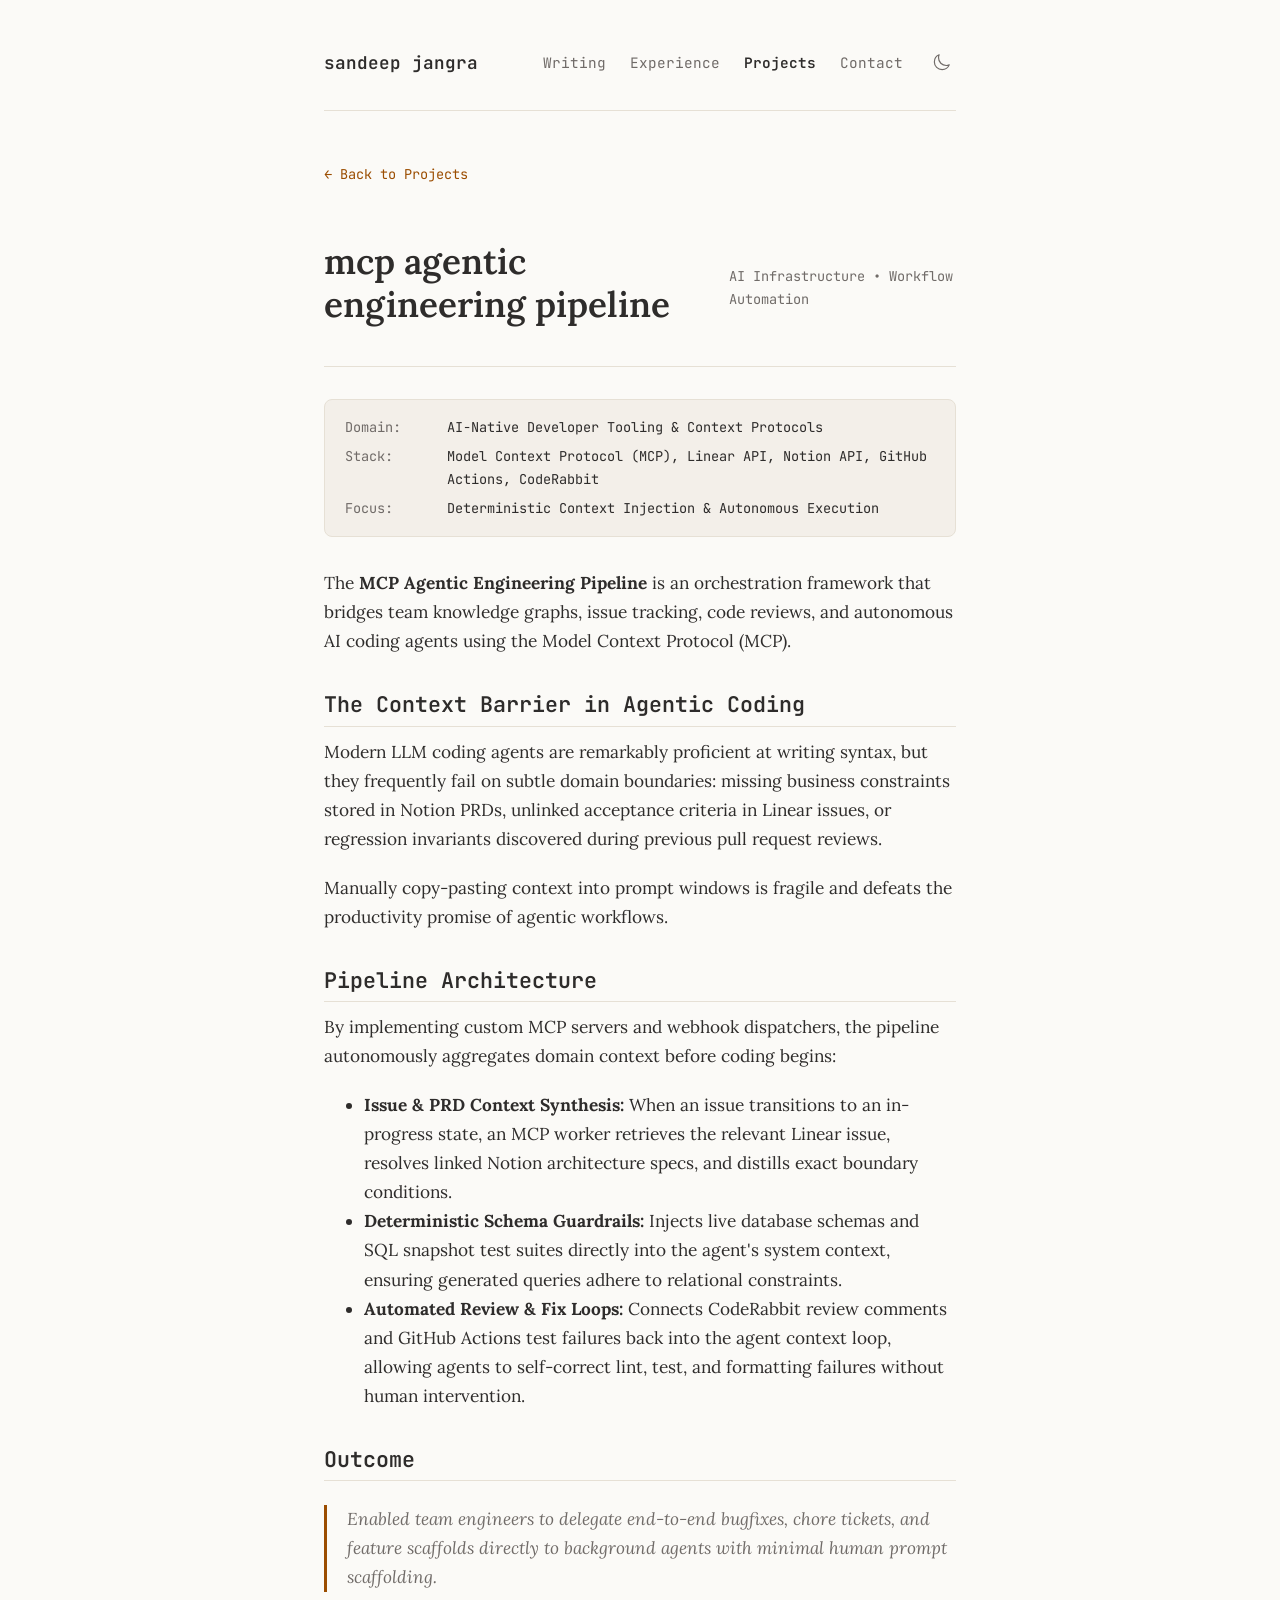
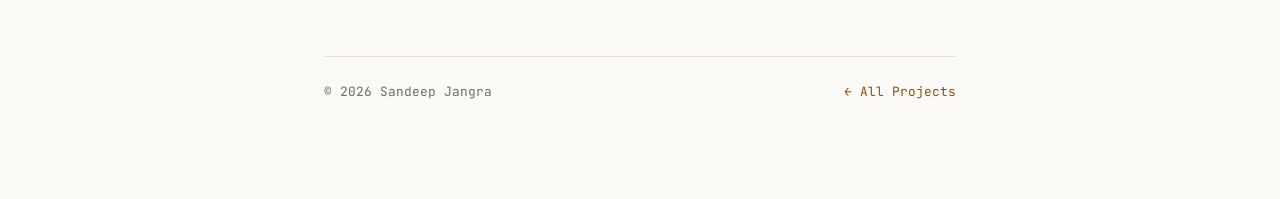
<file: projects/mcp-agentic-pipeline.html>
<!DOCTYPE html>
<html lang="en">
<head>
    <meta charset="UTF-8">
    <meta name="viewport" content="width=device-width, initial-scale=1.0">
    <title>MCP Agentic Engineering Pipeline — Sandeep Jangra</title>
    <meta name="description" content="Automated AI engineering workflows connecting GitHub, Linear, Notion, and CodeRabbit via Model Context Protocol.">
    
    <!-- Google Fonts -->
    <link rel="preconnect" href="https://fonts.googleapis.com">
    <link rel="preconnect" href="https://fonts.gstatic.com" crossorigin>
    <link href="https://fonts.googleapis.com/css2?family=JetBrains+Mono:ital,wght@0,400;0,500;0,600;0,700;1,400&family=Lora:ital,wght@0,400;0,500;0,600;0,700;1,400;1,500&display=swap" rel="stylesheet">

    <link rel="stylesheet" href="../style.css">
    <!-- Inline script to prevent theme flashing on load -->
    <script>
        const savedTheme = localStorage.getItem('theme');
        const prefersDark = window.matchMedia('(prefers-color-scheme: dark)').matches;
        document.documentElement.setAttribute('data-theme', savedTheme || (prefersDark ? 'dark' : 'light'));
    </script>
</head>
<body>
    <div class="container">
        <header>
            <div class="logo">
                <a href="../index.html">sandeep jangra</a>
            </div>
            <nav>
                <a href="../index.html#writing" class="nav-link">Writing</a>
                <a href="../index.html#experience" class="nav-link">Experience</a>
                <a href="../projects.html" class="nav-link active">Projects</a>
                <a href="../index.html#contact" class="nav-link">Contact</a>
                <button id="theme-toggle" class="theme-toggle" aria-label="Toggle dark mode">
                    <!-- Icon loaded via JS -->
                </button>
            </nav>
        </header>

        <main>
            <a href="../projects.html" class="article-back">← Back to Projects</a>
            
            <article>
                <header class="article-header">
                    <h1 class="article-title" style="text-transform: lowercase;">mcp agentic engineering pipeline</h1>
                    <div class="article-meta">AI Infrastructure • Workflow Automation</div>
                </header>

                <div class="project-meta-box">
                    <div class="project-meta-row">
                        <span class="project-meta-label">Domain:</span>
                        <span class="project-meta-val">AI-Native Developer Tooling & Context Protocols</span>
                    </div>
                    <div class="project-meta-row">
                        <span class="project-meta-label">Stack:</span>
                        <span class="project-meta-val">Model Context Protocol (MCP), Linear API, Notion API, GitHub Actions, CodeRabbit</span>
                    </div>
                    <div class="project-meta-row">
                        <span class="project-meta-label">Focus:</span>
                        <span class="project-meta-val">Deterministic Context Injection & Autonomous Execution</span>
                    </div>
                </div>

                <p>
                    The <strong>MCP Agentic Engineering Pipeline</strong> is an orchestration framework that bridges team knowledge graphs, issue tracking, code reviews, and autonomous AI coding agents using the Model Context Protocol (MCP).
                </p>

                <h2>The Context Barrier in Agentic Coding</h2>
                <p>
                    Modern LLM coding agents are remarkably proficient at writing syntax, but they frequently fail on subtle domain boundaries: missing business constraints stored in Notion PRDs, unlinked acceptance criteria in Linear issues, or regression invariants discovered during previous pull request reviews.
                </p>
                <p>
                    Manually copy-pasting context into prompt windows is fragile and defeats the productivity promise of agentic workflows.
                </p>

                <h2>Pipeline Architecture</h2>
                <p>
                    By implementing custom MCP servers and webhook dispatchers, the pipeline autonomously aggregates domain context before coding begins:
                </p>
                <ul>
                    <li>
                        <strong>Issue & PRD Context Synthesis:</strong> When an issue transitions to an in-progress state, an MCP worker retrieves the relevant Linear issue, resolves linked Notion architecture specs, and distills exact boundary conditions.
                    </li>
                    <li>
                        <strong>Deterministic Schema Guardrails:</strong> Injects live database schemas and SQL snapshot test suites directly into the agent's system context, ensuring generated queries adhere to relational constraints.
                    </li>
                    <li>
                        <strong>Automated Review & Fix Loops:</strong> Connects CodeRabbit review comments and GitHub Actions test failures back into the agent context loop, allowing agents to self-correct lint, test, and formatting failures without human intervention.
                    </li>
                </ul>

                <h2>Outcome</h2>
                <blockquote>
                    Enabled team engineers to delegate end-to-end bugfixes, chore tickets, and feature scaffolds directly to background agents with minimal human prompt scaffolding.
                </blockquote>
            </article>
        </main>

        <footer>
            <span>© 2026 Sandeep Jangra</span>
            <span><a href="../projects.html">← All Projects</a></span>
        </footer>
    </div>

    <script src="../index.js"></script>
</body>
</html>
</file>
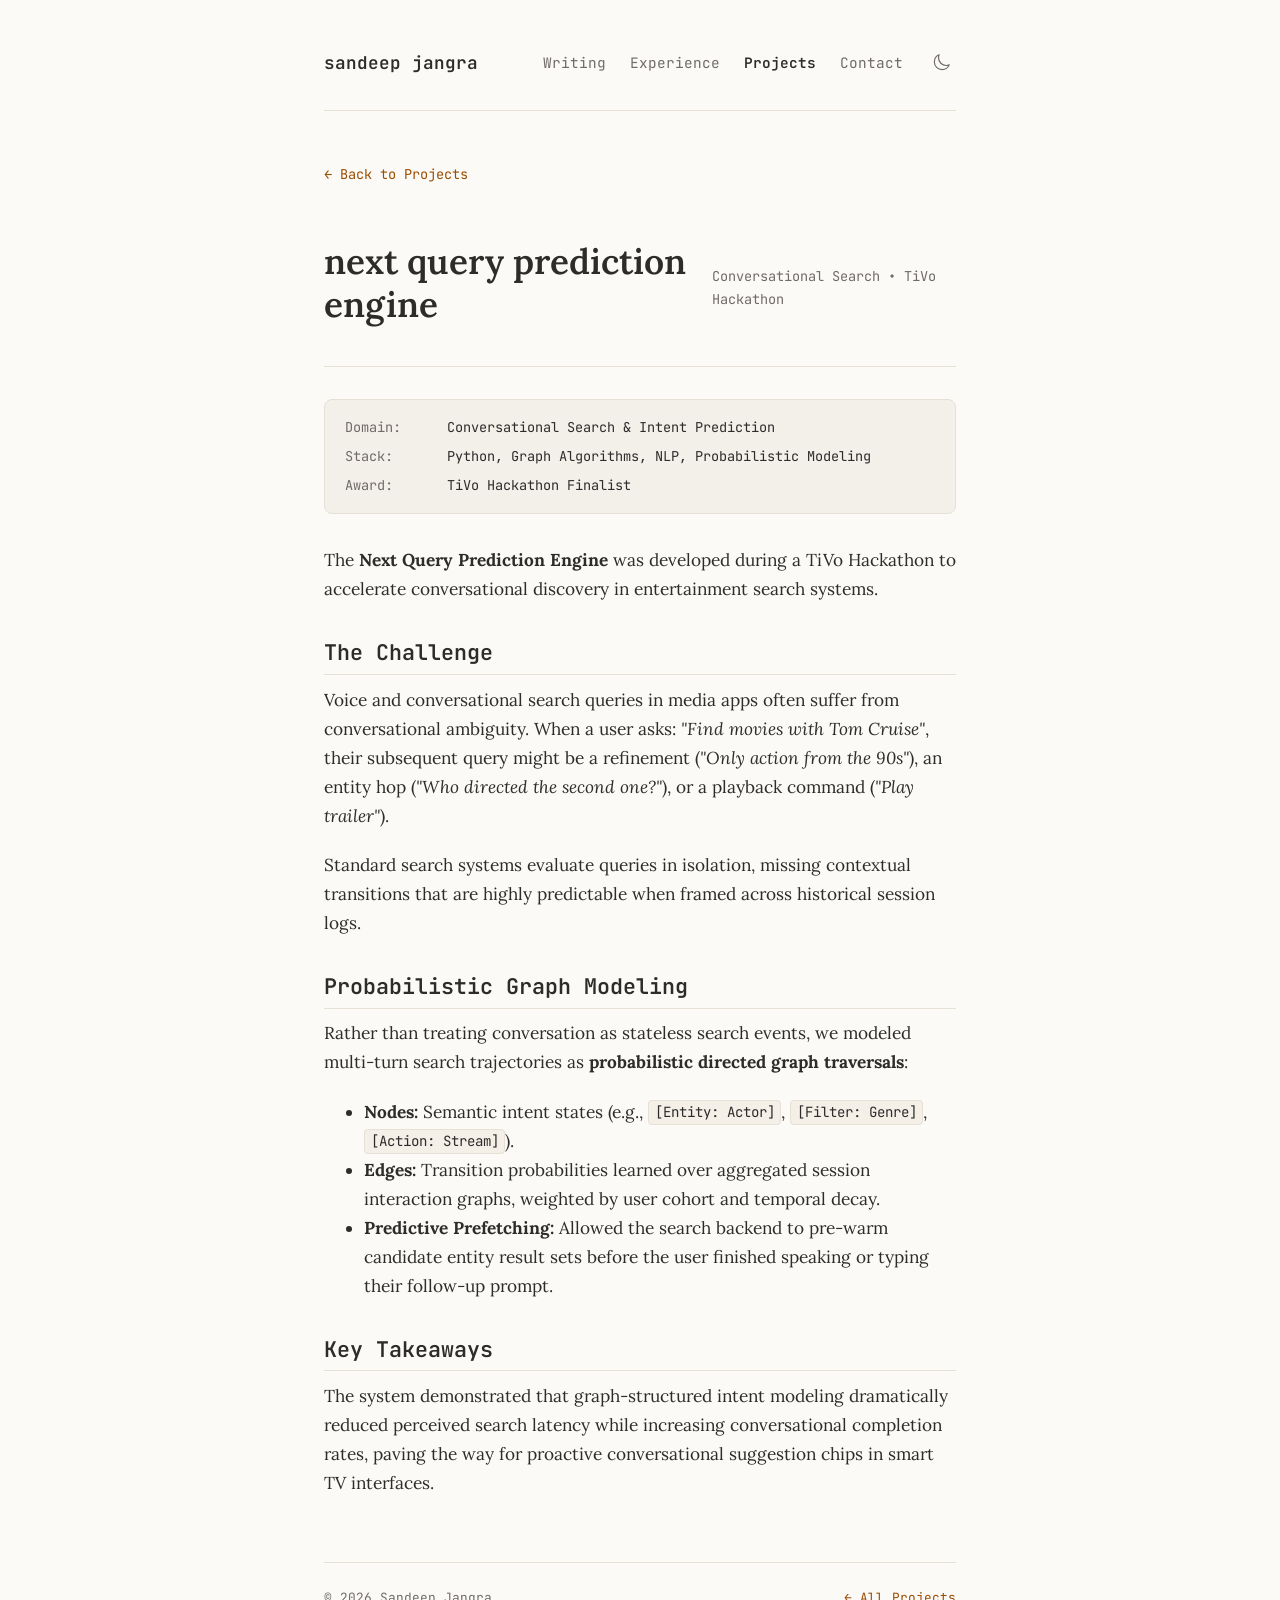
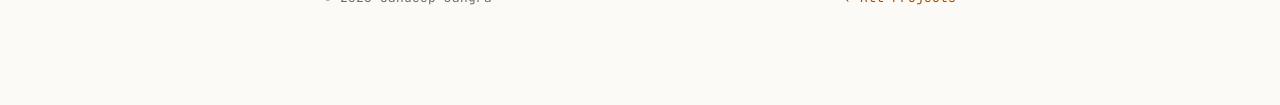
<file: projects/next-query-prediction.html>
<!DOCTYPE html>
<html lang="en">
<head>
    <meta charset="UTF-8">
    <meta name="viewport" content="width=device-width, initial-scale=1.0">
    <title>Next Query Prediction Engine — Sandeep Jangra</title>
    <meta name="description" content="A conversational search system modeling query sequences as probabilistic graph traversals.">
    
    <!-- Google Fonts -->
    <link rel="preconnect" href="https://fonts.googleapis.com">
    <link rel="preconnect" href="https://fonts.gstatic.com" crossorigin>
    <link href="https://fonts.googleapis.com/css2?family=JetBrains+Mono:ital,wght@0,400;0,500;0,600;0,700;1,400&family=Lora:ital,wght@0,400;0,500;0,600;0,700;1,400;1,500&display=swap" rel="stylesheet">

    <link rel="stylesheet" href="../style.css">
    <!-- Inline script to prevent theme flashing on load -->
    <script>
        const savedTheme = localStorage.getItem('theme');
        const prefersDark = window.matchMedia('(prefers-color-scheme: dark)').matches;
        document.documentElement.setAttribute('data-theme', savedTheme || (prefersDark ? 'dark' : 'light'));
    </script>
</head>
<body>
    <div class="container">
        <header>
            <div class="logo">
                <a href="../index.html">sandeep jangra</a>
            </div>
            <nav>
                <a href="../index.html#writing" class="nav-link">Writing</a>
                <a href="../index.html#experience" class="nav-link">Experience</a>
                <a href="../projects.html" class="nav-link active">Projects</a>
                <a href="../index.html#contact" class="nav-link">Contact</a>
                <button id="theme-toggle" class="theme-toggle" aria-label="Toggle dark mode">
                    <!-- Icon loaded via JS -->
                </button>
            </nav>
        </header>

        <main>
            <a href="../projects.html" class="article-back">← Back to Projects</a>
            
            <article>
                <header class="article-header">
                    <h1 class="article-title" style="text-transform: lowercase;">next query prediction engine</h1>
                    <div class="article-meta">Conversational Search • TiVo Hackathon</div>
                </header>

                <div class="project-meta-box">
                    <div class="project-meta-row">
                        <span class="project-meta-label">Domain:</span>
                        <span class="project-meta-val">Conversational Search & Intent Prediction</span>
                    </div>
                    <div class="project-meta-row">
                        <span class="project-meta-label">Stack:</span>
                        <span class="project-meta-val">Python, Graph Algorithms, NLP, Probabilistic Modeling</span>
                    </div>
                    <div class="project-meta-row">
                        <span class="project-meta-label">Award:</span>
                        <span class="project-meta-val">TiVo Hackathon Finalist</span>
                    </div>
                </div>

                <p>
                    The <strong>Next Query Prediction Engine</strong> was developed during a TiVo Hackathon to accelerate conversational discovery in entertainment search systems.
                </p>

                <h2>The Challenge</h2>
                <p>
                    Voice and conversational search queries in media apps often suffer from conversational ambiguity. When a user asks: <em>"Find movies with Tom Cruise"</em>, their subsequent query might be a refinement (<em>"Only action from the 90s"</em>), an entity hop (<em>"Who directed the second one?"</em>), or a playback command (<em>"Play trailer"</em>).
                </p>
                <p>
                    Standard search systems evaluate queries in isolation, missing contextual transitions that are highly predictable when framed across historical session logs.
                </p>

                <h2>Probabilistic Graph Modeling</h2>
                <p>
                    Rather than treating conversation as stateless search events, we modeled multi-turn search trajectories as <strong>probabilistic directed graph traversals</strong>:
                </p>
                <ul>
                    <li>
                        <strong>Nodes:</strong> Semantic intent states (e.g., <code>[Entity: Actor]</code>, <code>[Filter: Genre]</code>, <code>[Action: Stream]</code>).
                    </li>
                    <li>
                        <strong>Edges:</strong> Transition probabilities learned over aggregated session interaction graphs, weighted by user cohort and temporal decay.
                    </li>
                    <li>
                        <strong>Predictive Prefetching:</strong> Allowed the search backend to pre-warm candidate entity result sets before the user finished speaking or typing their follow-up prompt.
                    </li>
                </ul>

                <h2>Key Takeaways</h2>
                <p>
                    The system demonstrated that graph-structured intent modeling dramatically reduced perceived search latency while increasing conversational completion rates, paving the way for proactive conversational suggestion chips in smart TV interfaces.
                </p>
            </article>
        </main>

        <footer>
            <span>© 2026 Sandeep Jangra</span>
            <span><a href="../projects.html">← All Projects</a></span>
        </footer>
    </div>

    <script src="../index.js"></script>
</body>
</html>
</file>
<file: style.css>
/* ==========================================================================
   THEME & DESIGN SYSTEM TOKENS
   Easily customize the entire portfolio by adjusting the tokens below.
   ========================================================================== */

@import url('https://fonts.googleapis.com/css2?family=JetBrains+Mono:ital,wght@0,400;0,500;0,600;0,700;1,400&family=Lora:ital,wght@0,400;0,500;0,600;0,700;1,400;1,500&display=swap');

:root {
    /* Typography Tokens */
    --font-serif: 'Lora', Georgia, 'Times New Roman', serif;
    --font-mono: 'JetBrains Mono', ui-monospace, SFMono-Regular, Menlo, Monaco, Consolas, monospace;
    --font-sans: -apple-system, BlinkMacSystemFont, "Segoe UI", Roboto, Helvetica, Arial, sans-serif;
    
    --font-size-base: 1.08rem;
    --line-height-base: 1.68;
    
    /* Layout Tokens */
    --max-width: 680px;
    --radius-sm: 4px;
    --radius-md: 8px;
    --radius-lg: 12px;
    --transition-fast: 0.15s ease;
    --transition-theme: 0.3s ease;

    /* Light Theme Palette - Warm Sepia / Cream / Academic Minimalist */
    --bg: #fbfaf7;
    --bg-card: #f3efe9;
    --bg-card-hover: #ebe5dc;
    --text: #2e2c2b;
    --text-muted: #706b68;
    --text-faint: #9c9692;
    --primary: #9b4d00;
    --primary-hover: #c46200;
    --border: #e6e0d5;
    --border-dashed: #dcd4c6;
    --code-bg: #f4f0e8;
    --selection-bg: #f2e2cf;
    --shadow-card: 0 2px 8px rgba(0, 0, 0, 0.03);
    --shadow-hover: 0 4px 14px rgba(0, 0, 0, 0.07);
}

[data-theme="dark"] {
    /* Dark Theme Palette - Deep Ink & Warm Amber */
    --bg: #121214;
    --bg-card: #1a1a1d;
    --bg-card-hover: #222226;
    --text: #e2e1e6;
    --text-muted: #9c9a9f;
    --text-faint: #67656c;
    --primary: #ff9d3b;
    --primary-hover: #ffb466;
    --border: #2c2c30;
    --border-dashed: #38383e;
    --code-bg: #1c1c1f;
    --selection-bg: #3d2c1c;
    --shadow-card: 0 2px 8px rgba(0, 0, 0, 0.25);
    --shadow-hover: 0 4px 16px rgba(0, 0, 0, 0.45);
}

/* ==========================================================================
   GLOBAL RESET & BASE
   ========================================================================== */

* {
    box-sizing: border-box;
}

html {
    scroll-behavior: smooth;
    font-size: 16px;
}

body {
    font-family: var(--font-serif);
    font-size: var(--font-size-base);
    line-height: var(--line-height-base);
    color: var(--text);
    background-color: var(--bg);
    margin: 0;
    padding: 0;
    transition: background-color var(--transition-theme), color var(--transition-theme);
    -webkit-font-smoothing: antialiased;
    -moz-osx-font-smoothing: grayscale;
}

::selection {
    background-color: var(--selection-bg);
}

/* ==========================================================================
   TYPOGRAPHY
   ========================================================================== */

h1, h2, h3, h4, h5, h6 {
    font-family: var(--font-mono);
    font-weight: 600;
    line-height: 1.25;
    margin-top: 1.5em;
    margin-bottom: 0.5em;
    color: var(--text);
}

h1 {
    font-size: 1.8rem;
}

h2 {
    font-size: 1.35rem;
    border-bottom: 1px solid var(--border);
    padding-bottom: 0.35em;
    margin-top: 2.2rem;
}

h3 {
    font-size: 1.15rem;
}

a {
    color: var(--primary);
    text-decoration: none;
    transition: color var(--transition-fast);
}

a:hover {
    color: var(--primary-hover);
    text-decoration: underline;
    text-underline-offset: 4px;
}

p {
    margin-top: 0;
    margin-bottom: 1.25rem;
}

hr {
    border: none;
    border-top: 1px solid var(--border);
    margin: 2.5rem 0;
}

/* ==========================================================================
   LAYOUT
   ========================================================================== */

.container {
    max-width: var(--max-width);
    margin: 0 auto;
    padding: 2rem 1.5rem 6rem;
}

/* ==========================================================================
   HEADER & NAVIGATION
   ========================================================================== */

header {
    display: flex;
    justify-content: space-between;
    align-items: center;
    padding: 1rem 0 2rem;
    border-bottom: 1px solid var(--border);
    margin-bottom: 3rem;
}

.logo {
    font-family: var(--font-mono);
    font-weight: 600;
    font-size: 1.1rem;
}

.logo a {
    color: var(--text);
}

.logo a:hover {
    text-decoration: none;
}

nav {
    display: flex;
    align-items: center;
    gap: 1.5rem;
}

nav a, .nav-link {
    font-family: var(--font-mono);
    font-size: 0.9rem;
    color: var(--text-muted);
    transition: color var(--transition-fast);
}

nav a:hover, .nav-link:hover {
    color: var(--text);
}

.nav-link.active, nav a.active {
    color: var(--text);
    font-weight: 600;
}

/* Theme Toggle Button */
.theme-toggle {
    background: none;
    border: none;
    cursor: pointer;
    padding: 5px;
    color: var(--text-muted);
    display: inline-flex;
    align-items: center;
    justify-content: center;
    transition: color var(--transition-fast), background-color var(--transition-fast);
    border-radius: var(--radius-sm);
}

.theme-toggle:hover {
    color: var(--text);
    background-color: var(--bg-card);
}

.theme-toggle svg {
    width: 19px;
    height: 19px;
    display: block;
}

/* ==========================================================================
   INTRO & SECTION HEADERS
   ========================================================================== */

.intro {
    margin-bottom: 3.5rem;
}

.intro p {
    font-size: 1.2rem;
    line-height: 1.7;
}

.section-title {
    font-family: var(--font-mono);
    text-transform: uppercase;
    font-size: 0.85rem;
    letter-spacing: 0.1em;
    color: var(--text-muted);
    margin-bottom: 1.5rem;
    border: none;
    padding: 0;
}

.portfolio-section {
    margin-bottom: 3.5rem;
}

/* ==========================================================================
   POSTS & TEASER LISTINGS (HOME & WRITING)
   ========================================================================== */

.post-list {
    list-style: none;
    padding: 0;
    margin: 0 0 3.5rem;
}

.post-item {
    display: flex;
    align-items: baseline;
    justify-content: space-between;
    padding: 0.8rem 0;
    border-bottom: 1px dashed var(--border-dashed);
}

.post-item:last-child {
    border-bottom: none;
}

.post-meta {
    font-family: var(--font-mono);
    font-size: 0.85rem;
    color: var(--text-muted);
    white-space: nowrap;
    margin-right: 1.5rem;
}

.post-title {
    font-weight: 500;
    text-align: left;
    flex-grow: 1;
}

/* ==========================================================================
   EXPERIENCE SECTION
   ========================================================================== */

.job-item {
    margin-bottom: 2.25rem;
}

.job-item:last-child {
    margin-bottom: 0;
}

.job-title-row {
    display: flex;
    justify-content: space-between;
    align-items: baseline;
    gap: 1rem;
    margin-bottom: 0.4rem;
}

.job-title {
    font-family: var(--font-mono);
    font-weight: 600;
    font-size: 0.95rem;
    color: var(--text);
}

.job-date {
    font-family: var(--font-mono);
    font-size: 0.85rem;
    color: var(--text-muted);
    white-space: nowrap;
}

.job-description {
    font-size: 1rem;
    line-height: 1.65;
    color: var(--text);
    opacity: 0.92;
}

.job-description p {
    margin-bottom: 0.5rem;
}

.job-description p:last-child {
    margin-bottom: 0;
}

/* ==========================================================================
   PROJECT CARDS & GRID (projects.html)
   ========================================================================== */

.project-grid {
    display: flex;
    flex-direction: column;
    gap: 1.75rem;
    margin: 2rem 0 3.5rem;
}

.project-card {
    background-color: var(--bg-card);
    border: 1px solid var(--border);
    border-radius: var(--radius-md);
    padding: 1.5rem;
    transition: transform var(--transition-fast), border-color var(--transition-fast), background-color var(--transition-fast), box-shadow var(--transition-fast);
    display: flex;
    flex-direction: column;
    text-decoration: none;
    color: var(--text);
    box-shadow: var(--shadow-card);
}

.project-card:hover {
    background-color: var(--bg-card-hover);
    border-color: var(--primary);
    text-decoration: none;
    transform: translateY(-2px);
    box-shadow: var(--shadow-hover);
}

.project-card-header {
    display: flex;
    justify-content: space-between;
    align-items: baseline;
    gap: 0.75rem;
    margin-bottom: 0.6rem;
    flex-wrap: wrap;
}

.project-card-title {
    font-family: var(--font-mono);
    font-size: 1.15rem;
    font-weight: 600;
    color: var(--text);
    display: flex;
    align-items: center;
    gap: 0.5rem;
}

.project-card-title a {
    color: var(--text);
    text-decoration: none;
}

.project-card:hover .project-card-title a,
.project-card:hover .project-card-title {
    color: var(--primary);
}

.project-card-date {
    font-family: var(--font-mono);
    font-size: 0.85rem;
    color: var(--text-muted);
}

.project-card-desc {
    font-size: 1rem;
    line-height: 1.6;
    color: var(--text);
    opacity: 0.92;
    margin-bottom: 1.25rem;
}

.project-card-tags {
    display: flex;
    flex-wrap: wrap;
    gap: 0.4rem;
    margin-top: auto;
}

.project-tag {
    font-family: var(--font-mono);
    font-size: 0.75rem;
    background-color: var(--code-bg);
    color: var(--text-muted);
    padding: 0.2rem 0.5rem;
    border-radius: var(--radius-sm);
    border: 1px solid var(--border);
}

.project-card-actions {
    display: flex;
    align-items: center;
    justify-content: space-between;
    margin-top: 1.25rem;
    padding-top: 0.85rem;
    border-top: 1px dashed var(--border-dashed);
    font-family: var(--font-mono);
    font-size: 0.85rem;
}

.project-card-link-primary {
    font-weight: 500;
    color: var(--primary);
}

.project-card-link-ext {
    color: var(--text-muted);
}

.project-card-link-ext:hover {
    color: var(--primary);
}

/* ==========================================================================
   BADGES & STATUS PILLS
   ========================================================================== */

.badge {
    font-family: var(--font-mono);
    font-size: 0.72rem;
    font-weight: 600;
    text-transform: uppercase;
    letter-spacing: 0.05em;
    padding: 0.15rem 0.45rem;
    border-radius: var(--radius-sm);
    display: inline-block;
    vertical-align: middle;
    margin-left: 0.4rem;
}

.badge-wip {
    background-color: var(--selection-bg);
    color: var(--primary);
    border: 1px solid var(--primary);
}

.badge-tag {
    background-color: var(--code-bg);
    color: var(--text-muted);
    border: 1px solid var(--border);
}

/* ==========================================================================
   ARTICLE & ESSAY PAGES (posts/*.html & projects/*.html)
   ========================================================================== */

article {
    margin-bottom: 4rem;
}

.article-header {
    margin-bottom: 2rem;
}

.article-title {
    font-family: var(--font-serif);
    font-size: 2.2rem;
    font-weight: 600;
    line-height: 1.2;
    margin-bottom: 0.5rem;
    margin-top: 0;
}

.article-meta {
    font-family: var(--font-mono);
    font-size: 0.85rem;
    color: var(--text-muted);
}

.article-back {
    font-family: var(--font-mono);
    font-size: 0.85rem;
    display: inline-flex;
    align-items: center;
    gap: 0.5rem;
    margin-bottom: 2.5rem;
}

/* Structured Article Elements */
blockquote {
    border-left: 3px solid var(--primary);
    margin: 1.5rem 0;
    padding-left: 1.25rem;
    font-style: italic;
    color: var(--text-muted);
}

code {
    font-family: var(--font-mono);
    font-size: 0.88rem;
    background-color: var(--code-bg);
    padding: 0.15rem 0.35rem;
    border-radius: var(--radius-sm);
    border: 1px solid var(--border);
}

pre {
    background-color: var(--code-bg);
    padding: 1rem 1.25rem;
    border-radius: var(--radius-md);
    overflow-x: auto;
    border: 1px solid var(--border);
    margin: 1.5rem 0;
}

pre code {
    background: none;
    padding: 0;
    border: none;
    font-size: 0.85rem;
    line-height: 1.5;
}

/* Project Detail Meta Box */
.project-meta-box {
    background-color: var(--bg-card);
    border: 1px solid var(--border);
    border-radius: var(--radius-md);
    padding: 1rem 1.25rem;
    margin: 1.5rem 0 2rem;
    font-family: var(--font-mono);
    font-size: 0.85rem;
}

.project-meta-row {
    display: flex;
    gap: 0.75rem;
    margin-bottom: 0.4rem;
}

.project-meta-row:last-child {
    margin-bottom: 0;
}

.project-meta-label {
    color: var(--text-muted);
    min-width: 90px;
}

.project-meta-val {
    color: var(--text);
}

/* Media, Images & Figure Styles */
figure {
    margin: 1.5rem 0;
    padding: 0;
}

figure img, .project-image {
    width: 100%;
    max-width: 100%;
    height: auto;
    border-radius: var(--radius-md);
    border: 1px solid var(--border);
    background-color: var(--code-bg);
    display: block;
}

figcaption {
    font-family: var(--font-mono);
    font-size: 0.8rem;
    color: var(--text-muted);
    margin-top: 0.5rem;
    text-align: center;
}

.project-images-grid {
    display: grid;
    grid-template-columns: repeat(auto-fit, minmax(260px, 1fr));
    gap: 1rem;
    margin: 1.25rem 0;
}

.project-preview-block {
    margin: 1.5rem 0;
}

.project-preview-block pre {
    margin: 0;
    font-size: 0.8rem;
    line-height: 1.35;
    overflow-x: auto;
}

/* ==========================================================================
   FOOTER
   ========================================================================== */

footer {
    border-top: 1px solid var(--border);
    padding-top: 1.5rem;
    display: flex;
    justify-content: space-between;
    align-items: center;
    font-family: var(--font-mono);
    font-size: 0.8rem;
    color: var(--text-muted);
}

/* ==========================================================================
   RESPONSIVE ADJUSTMENTS
   ========================================================================== */

@media (max-width: 600px) {
    .container {
        padding: 1rem 1rem 4rem;
    }
    
    header {
        margin-bottom: 2rem;
    }
    
    nav {
        gap: 1rem;
    }
    
    .post-item {
        flex-direction: column;
        align-items: flex-start;
        gap: 0.25rem;
    }
    
    .post-meta {
        margin-right: 0;
    }
    
    .job-title-row {
        flex-direction: column;
        align-items: flex-start;
        gap: 0.1rem;
    }
    
    .project-card-header {
        flex-direction: column;
        align-items: flex-start;
        gap: 0.25rem;
    }
    
    .project-meta-row {
        flex-direction: column;
        gap: 0.15rem;
    }
}
</file>
